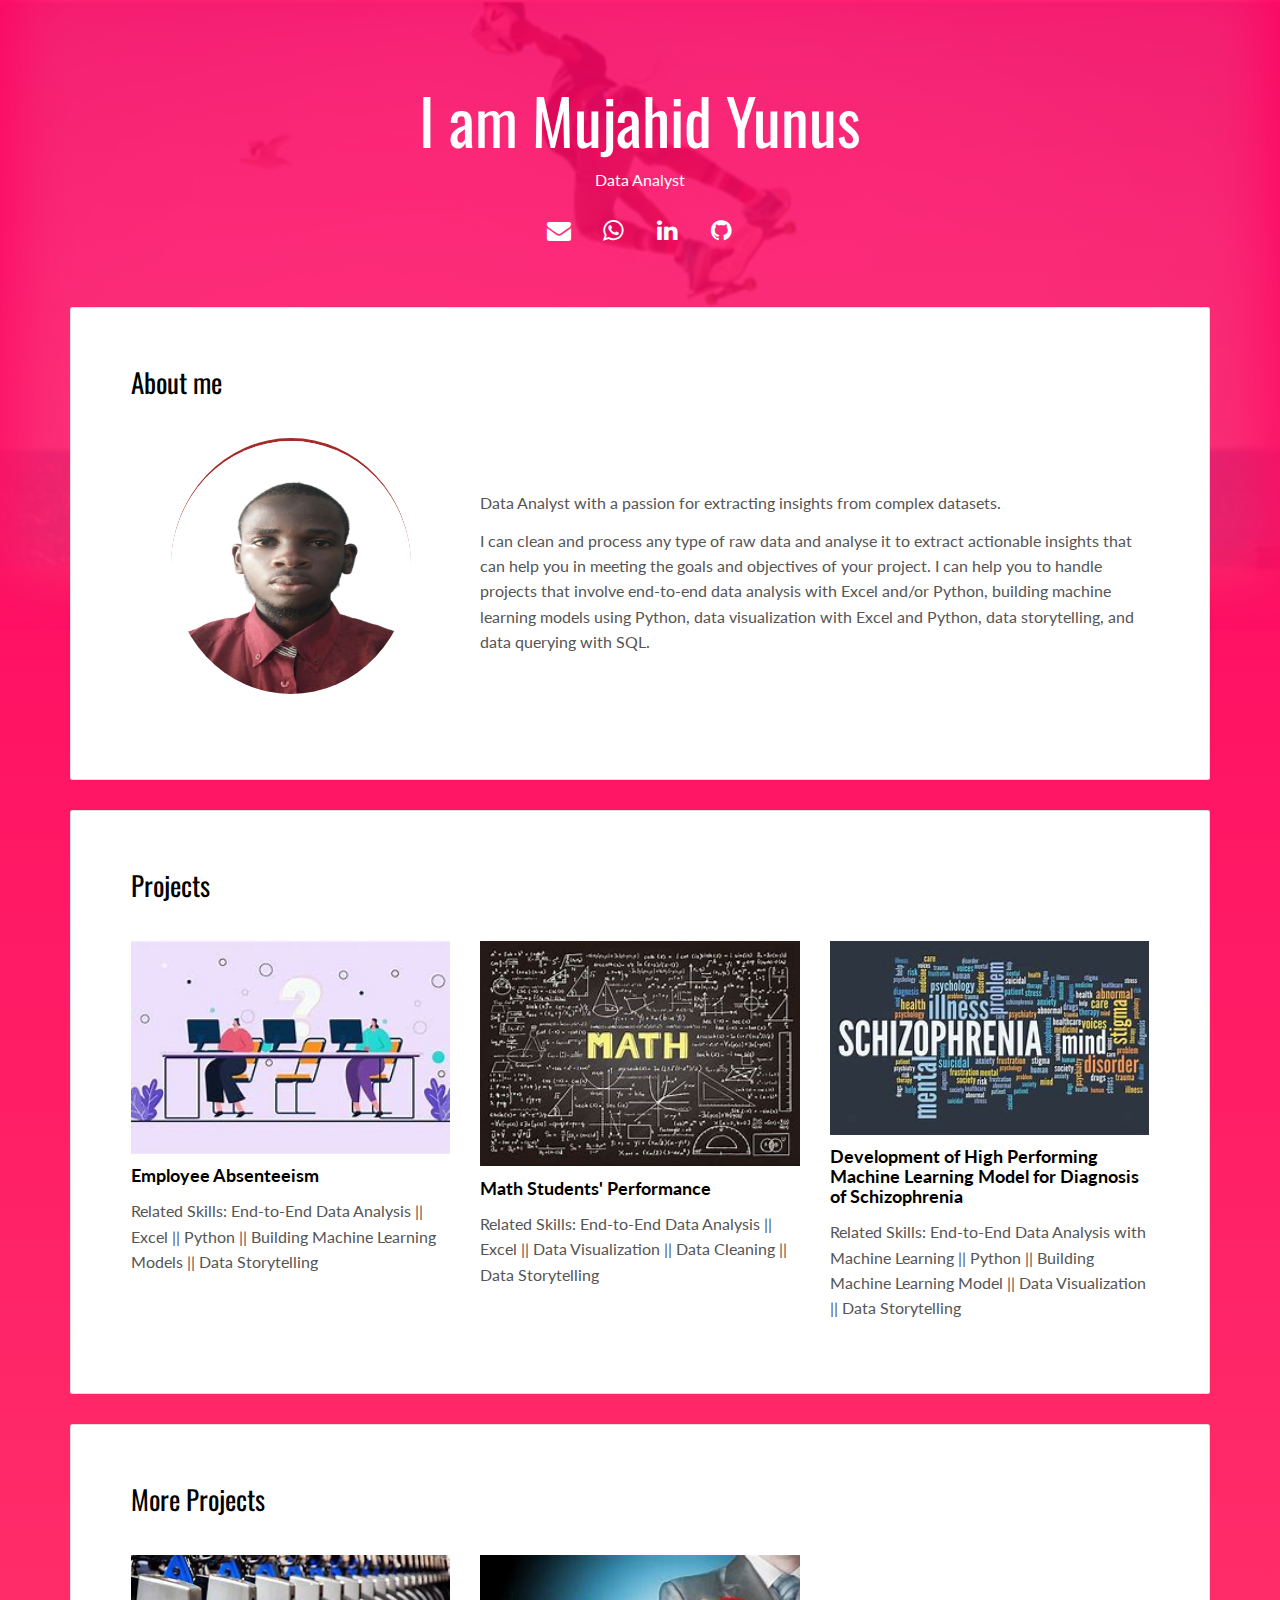
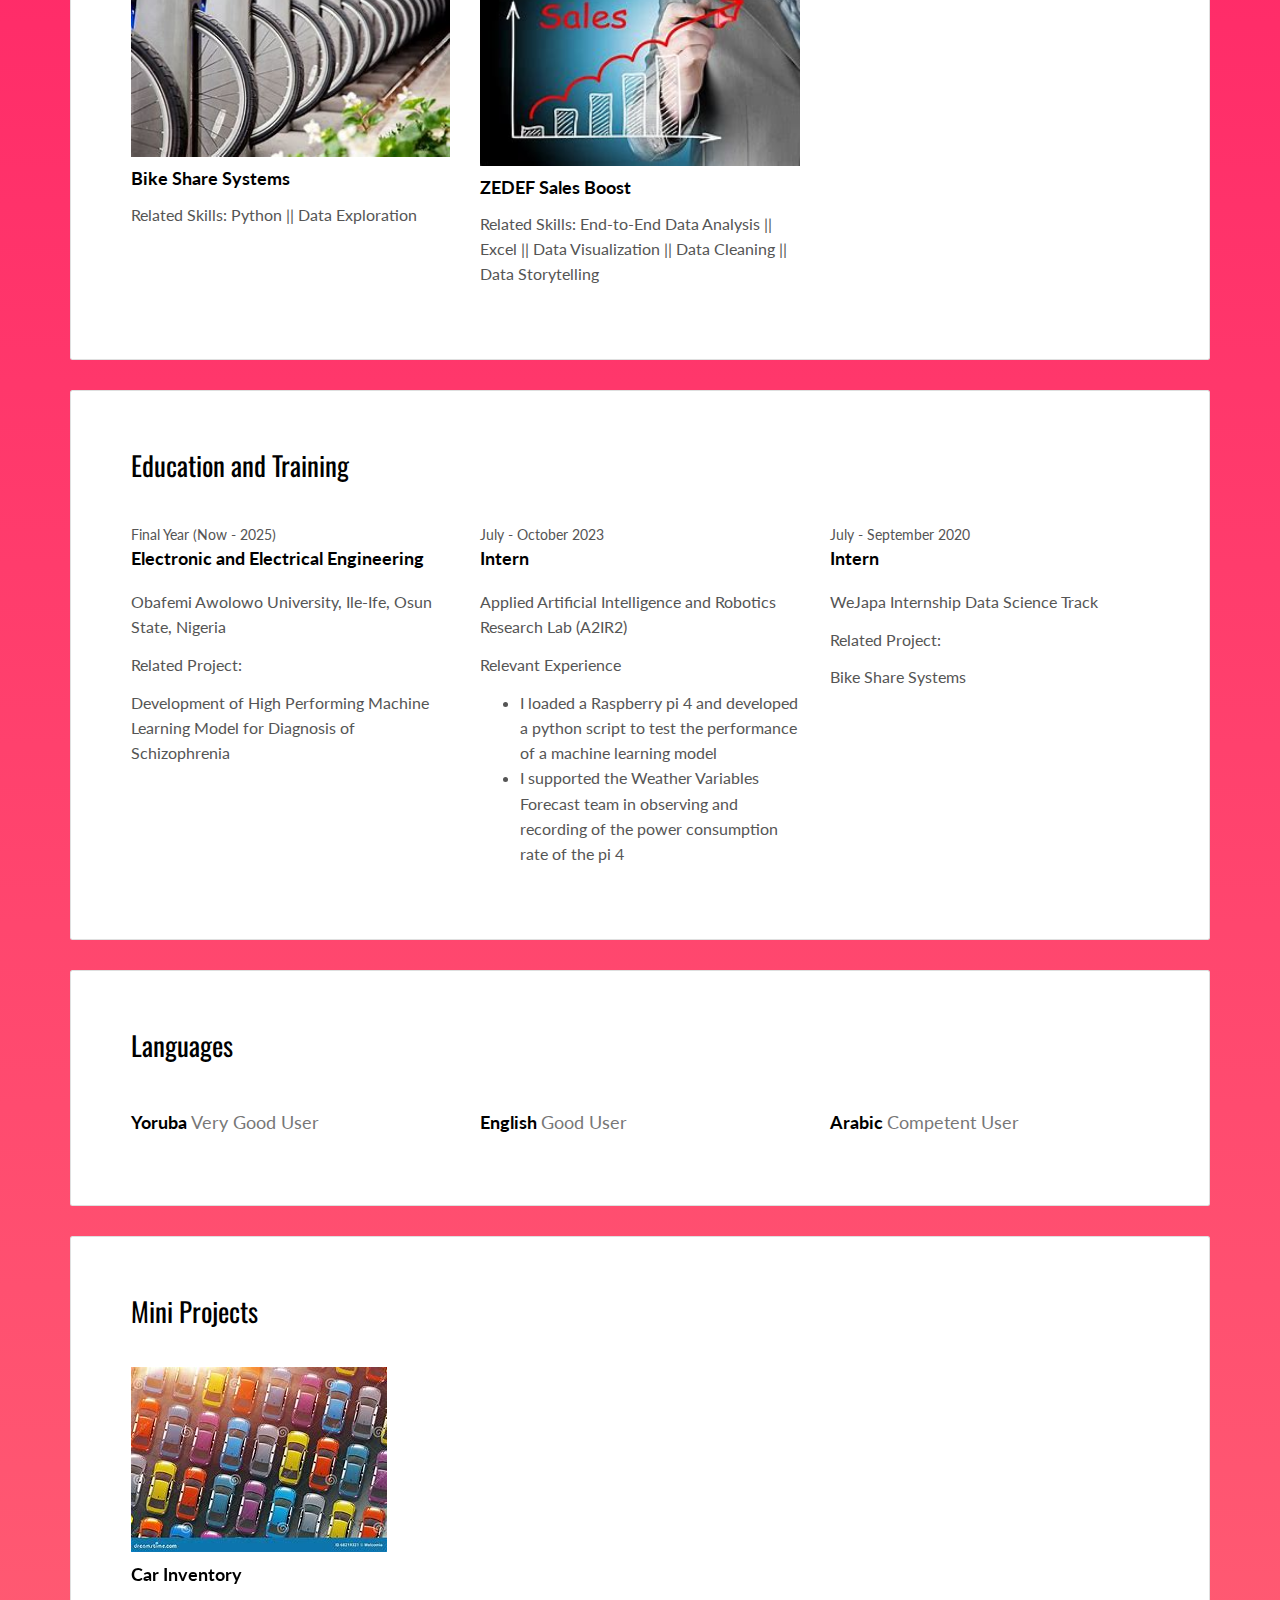
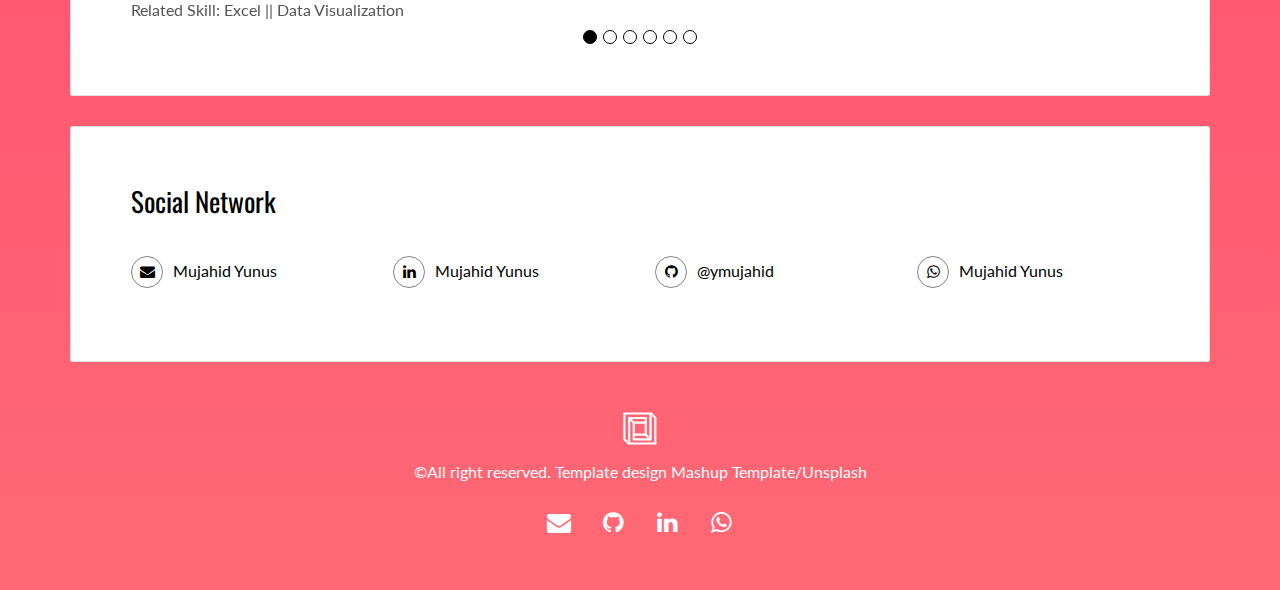
<file: index.html>
<!DOCTYPE html>
<html lang="en">

<head>
  <meta charset="UTF-8">
  <meta content="IE=edge" http-equiv="X-UA-Compatible">
  <meta content="width=device-width,initial-scale=1" name="viewport">
  <meta content="description" name="description">
  <meta name="google" content="notranslate" />
  <meta content="Mashup templates have been developped by Orson.io team" name="author">

  <!-- Disable tap highlight on IE -->
  <meta name="msapplication-tap-highlight" content="no">

  <link rel="apple-touch-icon" sizes="180x180" href="./assets/apple-icon-180x180.png">
  <!-- <link href="assets/favicon.ico" rel="icon"> -->
  <link rel="icon" href="https://img.icons8.com/flat_round/64/000000/home--v1.png">

  <title>Welcome!</title>

<link href="main.d8e0d294.css" rel="stylesheet"></head>

<body class="">

<!-- Add your content of header -->
<div class="background-color-layer" style="background-image: url('assets/images/img-04.jpg')"
></div>
<main class="content-wrapper">
  <header class="white-text-container section-container">
    <div class="text-center">
      <h1>I am Mujahid Yunus</h1>
      <p>Data Analyst</p>
      <p>
        <a class="fa-icon fa-icon-2x" href="mailto:yunusmujahid5@gmail.com" title="Mail Me">
          <i class="fa fa-envelope" aria-hidden="true"></i>
        </a>
        <!-- <a class="fa-icon fa-icon-2x" href="https://twitter.com/yunus_mujahid" title="">
          <i class="fa fa-twitter"></i>
        </a> -->
        <a class="fa-icon fa-icon-2x" href="https://wa.me/+2348140990678" title="">
          <i class="fa fa-whatsapp" aria-hidden="true"></i>
        </a>
        <a class="fa-icon fa-icon-2x" href="https://linkedin.com/in/mujahidyunus" title="">
          <i class="fa fa-linkedin"></i>
        </a>
        <a class="fa-icon fa-icon-2x" href="https://github.com/ymujahid" title="">
          <i class="fa fa-github" aria-hidden="true"></i>
        </a>
      </p>
    </div>
  </header>



<!-- Add your site or app content here -->

 <div class="container">
   <div class="row">
     <div class="col-xs-12">

        <div class="card">
          <div class="card-block">
            <h2>About me</h2>
            <div class="row">
              <div class="col-md-4">
                <p style="display: inline; border-radius: 100%;"><img src="assets/images/mujahid_passport.jpg" class="img-responsive" style="border-top: solid brown; border-radius: 100%; height: 16em; width: 15em; margin: 0 auto;" alt="Image of Mujahid Yunus"></p>
              </div>
              <div class="col-md-8" style="margin: 5% 0;">

              <p>Data Analyst with a passion for extracting insights from complex datasets. </p>
              <p>I can clean and process any type of raw data and analyse it to extract actionable insights that can help you in meeting the goals and objectives of your project. 
                I can help you to handle projects that involve end-to-end data analysis with Excel and/or Python, 
                building machine learning models using Python, data visualization with Excel and Python, data storytelling, and data querying with SQL.</p>

              </div>
            </div>
          </div>
        </div>

        <div class="card">
          <div class="card-block">
            <h2>Projects</h2>
            <div class="row">
              <div class="col-md-4">
                <img src="./assets/images/absent-employee.jpg" class="img-responsive" style="width: 100%;" alt="">
                <a href="https://github.com/ymujahid/employee_absenteeism"><h3 class="h5">Employee Absenteeism</h3></a>
                <p>Related Skills: End-to-End Data Analysis || Excel || Python || Building Machine Learning Models || Data Storytelling </p>
                <!-- <p>June 2023</p> -->
              </div>
              <div class="col-md-4">
                <img src="./assets/images/math.jpg" class="img-responsive" style="width: 100%;" alt="">
                <a href="https://github.com/ymujahid/math_students_performance"><h3 class="h5">Math Students' Performance</h3></a>
                <p>Related Skills: End-to-End Data Analysis || Excel || Data Visualization || Data Cleaning || Data Storytelling </p>
                <!-- <p>March 2021</p> -->
              </div>
              <div class="col-md-4">
                <img src="./assets/images/schizophrenia.jpg" class="img-responsive" style="width: 100%;" alt="">
                <a href="https://github.com/ymujahid/Schizophrenia-Diagnosis-with-ML/"><h3 class="h5">Development of High Performing Machine Learning Model for Diagnosis of Schizophrenia</h3></a>
                <p>Related Skills: End-to-End Data Analysis with Machine Learning || Python || Building Machine Learning Model || Data Visualization || Data Storytelling </p>
                <!-- <p>January 2023</p> -->
              </div>
            </div>
          </div>
        </div>

        <!-- More Projects -->
        <div class="card">
          <div class="card-block">
            <h2>More Projects</h2>
            <div class="row">
              <!-- <div class="col-md-4"> -->
                <!-- <img src="./assets/images/absent-employee.jpg" class="img-responsive" style="width: 100%;" alt=""> -->
                <!-- <a href="https://github.com/ymujahid/employee_absenteeism"><h3 class="h5">Employee Absenteeism<h3></a> -->
                <!-- <p>June 2023</p> -->
              <!-- </div> -->
              <div class="col-md-4">
                <img src="./assets/images/bikes.jpg" class="img-responsive" style="width: 100%;" alt="">
                <a href="https://github.com/ymujahid/Capstone-Proejct"><h3 class="h5">Bike Share Systems</h3></a>
                <p>Related Skills: Python || Data Exploration</p>
                <!-- <p>March 2021</p> -->
              </div>
              <div class="col-md-4">
                <img src="./assets/images/sales_2.jpg" class="img-responsive" style="width: 100%;" alt="">
                <a href="https://github.com/ymujahid/ZEDEF_Sales_Boost"><h3 class="h5">ZEDEF Sales Boost</h3></a>
                <p>Related Skills: End-to-End Data Analysis || Excel || Data Visualization || Data Cleaning || Data Storytelling </p>
                <!-- <p>January 2023</p> -->
              </div>
            </div>
          </div>
        </div>

        <!-- <div class="card">
          <div class="card-block">
            <h2>Work</h2>
            <div class="work-experience">
              <small class="date">2017-2015</small>
              <h3 class="h5 date-title">Web developer - <a href="http://en.orson.io" title="Create professionnal website">Orson.io</a></h3>


              <p>Leo vel orci porta non pulvinar neque laoreet suspendisse interdum. Vitae ultricies leo integer malesuada nunc. Imperdiet proin fermentum leo vel orci porta non pulvinar neque. Fermentum leo vel orci porta non. Posuere sollicitudin aliquam ultrices sagittis. Aliquam faucibus purus in massa tempor nec.</p>
            </div>

            <div class="work-experience">
              <small class="date">2017-2015</small>
              <h3 class="h5 date-title">Web developer - <a href="http://mashup-template.com" title="">Mashup Template</a></h3>

              <p>Fermentum leo vel orci porta non. Posuere sollicitudin aliquam ultrices sagittis. Aliquam faucibus purus in massa tempor nec.</p>
            </div>
          </div>
        </div> -->


        <div class="card">
          <div class="card-block">
            <h2>Education and Training</h2>
            <div class="row">
              <div class="col-md-4">
                <div class="education-experience">
                  <small class="date">Final Year (Now - 2025)</small>
                  <h3 class="h5 date-title">Electronic and Electrical Engineering</h3>
                  <p>Obafemi Awolowo University, Ile-Ife, Osun State, Nigeria</p>
                  <p>Related Project:</p>
                  <a href="https://github.com/ymujahid/Schizophrenia-Diagnosis-with-ML/"><p style="color:#555;">Development of High Performing Machine Learning Model for Diagnosis of Schizophrenia</p></a>
                </div>

              </div>
              <div class="col-md-4">
                <div class="education-experience">
                  <small class="date">July - October 2023</small>
                  <h3 class="h5 date-title">Intern</h3>
                  <p>Applied Artificial Intelligence and Robotics Research Lab (A2IR2)</p>
                  <p>Relevant Experience</p>
                  <ul>
                    <li>I loaded a Raspberry pi 4 and developed a python script to test the performance of a machine learning model</li>
                    <li>I supported the Weather Variables Forecast team in observing and recording of the power consumption rate of the pi 4</li>
                  </ul>
                </div>
              </div>
              <div class="col-md-4">
                <div class="education-experience">
                  <small class="date">July - September 2020</small>
                  <h3 class="h5 date-title">Intern</h3>
                  <p>WeJapa Internship Data Science Track</p>
                  <p>Related Project: <a href="https://github.com/ymujahid/Capstone-Proejct" style="color: #555;"><p>Bike Share Systems</p></a></p>
                </div>
              </div>
            </div>
          </div>
        </div>

        <div class="card">
          <div class="card-block">
            <h2>Languages</h2>
            <div class="row">
              <div class="col-md-4">
                <div class="language-experience">
                  <h3 class="h5">Yoruba     <small>Very Good User</small></h3>
                </div>
              </div>
              <div class="col-md-4">
                <div class="language-experience">
                  <h3 class="h5">English    <small>Good User</small></h3>
                </div>
              </div>
              <div class="col-md-4">
                <div class="language-experience">
                  <h3 class="h5">Arabic     <small>Competent User</small></h3>
                </div>
              </div>
              <!-- <div class="col-md-4">
                <div class="language-experience">
                  <h3 class="h5">French     <small>Beginner</small></h3>
                </div>
              </div> -->
            </div>
          </div>
        </div>

        <!-- Slides Section -->
        <div class="card">
          <div class="card-block">
            <h2>Mini Projects</h2>
            <div id="carousel-example-generic" class="carousel slide" data-ride="carousel">


             <!-- Wrapper for slides -->
             <div class="carousel-inner" role="listbox">
              <div class="item active">
                <a href="https://docs.google.com/spreadsheets/d/1VOrrgjBtzVJmngTCtzRO5DFO9LbKLFkk/edit?usp=drive_link&ouid=100765527569012299868&rtpof=true&sd=true"><img src="./assets/images/car_inventory.jpg" class="img-responsive" alt="..."></a>
                <div class="carousel-caption">
                  <h3 class="h5">Car Inventory</h3>
                  <p>Related Skill: Excel || Data Visualization</p>
                </div>
              </div>
              <div class="item">
                <a href="https://docs.google.com/spreadsheets/d/1VbyarrubZTz6lIjBN9u5HPyhwtxvWS-W/edit?usp=drive_link&ouid=100765527569012299868&rtpof=true&sd=true"><img src="./assets/images/sales_mini.jpg" class="img-responsive" alt="..."></a>
                <div class="carousel-caption">
                  <h3 class="h5">Sales Data</h3>
                  <p>Related Skill: Excel || Data Visualization</p>
                </div>
              </div>

              <div class="item">
                <a href="https://docs.google.com/spreadsheets/d/1Aam1U-qSD8H5VWPEmUzPgPKGYPTrxiuj/edit?usp=drive_link&ouid=100765527569012299868&rtpof=true&sd=true"><img src="./assets/images/grades.jpg" class="img-responsive" alt="..."></a>

                <div class="carousel-caption">
                  <h3 class="h5">Gradebook</h3>
                  <p>Related Skill: Excel || Data Visualization</p>
                </div>
              </div>

              <div class="item">
                <a href="https://docs.google.com/spreadsheets/d/10c6poSFNE8VOyKwq9FY1mi056tRgHAT2/edit?usp=drive_link&ouid=100765527569012299868&rtpof=true&sd=true"><img src="./assets/images/payroll.jpg" class="img-responsive" alt="..."></a>

                <div class="carousel-caption">
                  <h3 class="h5">Payroll</h3>
                  <p>Related Skill: Excel</p>
                </div>
              </div>

              <div class="item">
                <a href="https://docs.google.com/spreadsheets/d/1pVO0yrY9fK3W1rDTeIoOVWbnv9IEUk7A/edit?usp=drive_link&ouid=100765527569012299868&rtpof=true&sd=true"><img src="./assets/images/stationary_stores.jpg" class="img-responsive" alt="..."></a>

                <div class="carousel-caption">
                  <h3 class="h5">Stationary Store Choice</h3>
                  <p>Related Skill: Excel || Data Visualization</p>
                </div>
              </div>

              <div class="item">
                <a href="https://docs.google.com/spreadsheets/d/1KAsGFAu64vj5rTa_bkK1MD3sRO_wvbdi/edit?usp=drive_link&ouid=100765527569012299868&rtpof=true&sd=true"><img src="./assets/images/vacation.jpg" class="img-responsive" alt="..."></a>

                <div class="carousel-caption">
                  <h3 class="h5">Vacation Trip Choice</h3>
                  <p>Related Skill: Excel || Data Visualization</p>
                </div>
              </div>
            </div>

            <!-- Indicators -->
            <ol class="carousel-indicators">
              <li data-target="#carousel-example-generic" data-slide-to="0" class="active"></li>
              <li data-target="#carousel-example-generic" data-slide-to="1"></li>
              <li data-target="#carousel-example-generic" data-slide-to="2"></li>
              <li data-target="#carousel-example-generic" data-slide-to="3"></li>
              <li data-target="#carousel-example-generic" data-slide-to="4"></li>
              <li data-target="#carousel-example-generic" data-slide-to="5"></li>
            </ol>

          </div>
          </div>
        </div>

        <div class="card">
          <div class="card-block">
            <h2>Social Network</h2>
            <div class="row">
              <div class="col-md-3">
                <p class="social-buttons"><a href="mailto:yunusmujahid5@gmail.com" title=""><span class="social-round-icon fa-icon"><i class="fa fa-envelope"></i></span>Mujahid Yunus</a></p>
              </div>
              <div class="col-md-3">
                <p class="social-buttons"><a href="https://www.linkedin.com/in/mujahidyunus" title=""><span class="social-round-icon fa-icon"><i class="fa fa-linkedin"></i></span>Mujahid Yunus</a></p>
              </div>
              <div class="col-md-3">
                <p class="social-buttons"><a href="https://github.com/ymujahid" title=""><span class="social-round-icon fa-icon"><i class="fa fa-github" aria-hidden="true"></i></span>@ymujahid</a></p>
              </div>
              <div class="col-md-3">
                <p class="social-buttons"><a href="https://wa.me/+2348140990678" title=""><span class="social-round-icon fa-icon"><i class="fa fa-whatsapp" aria-hidden="true"></i></span>Mujahid Yunus</a></p>
              </div>
            </div>
          </div>
        </div>

        <!-- <div class="card">
          <div class="card-block">
            <h2>Contact</h2>
            <form method="post" action="" class="reveal-content" >
              <div class="form-group">
                <input type="email" class="form-control" id="email" placeholder="Email">
              </div>
              <div class="form-group">
                <input type="text" class="form-control" id="subject" placeholder="Subject">
              </div>
              <div class="form-group">
                <textarea class="form-control" rows="5" placeholder="Enter your message"></textarea>
              </div>
              <div class="form-group">
                <button type="submit" class=" btn btn-primary">Send message</button>
              </div>
            </form>
          </div>
        </div> -->

     </div>
   </div>
 </div>

</main>
<footer class="footer-container white-text-container text-center">
  <div class="container">
    <div class="row">
      <div class="col-xs-12">
        <p><img src="./assets/images/mashup-icon.svg" alt=""></p>

        <p>©All right reserved. Template design <a href="http://www.mashup-template.com/" title="Create website with free html template">Mashup Template</a>/<a href="https://unsplash.com/" title="Beautiful Free Images">Unsplash</a></p>
        <p>
          <!-- <a class="fa-icon fa-icon-2x" href="https://facebook.com/yunus.mujahid" title="">
            <i class="fa fa-facebook"></i> -->
          </a>
          <a class="fa-icon fa-icon-2x" href="mailto:yunusmujahid5@gmail.com" title="">
            <i class="fa fa-envelope"></i>
          </a>
          <a class="fa-icon fa-icon-2x" href="https://github.com/ymujahid" title="">
            <i class="fa fa-github" aria-hidden="true"></i>
          </a>
          <a class="fa-icon fa-icon-2x" href="https://www.linkedin.com/in/mujahidyunus" title="">
            <i class="fa fa-linkedin"></i>
          </a>
          <!-- <a class="fa-icon fa-icon-2x" href="https://mailto:olalekan.mujahid@gmail.com/" title="">
            <i class="fa fa-envelope" aria-hidden="true"></i>
          </a> -->
          <a class="fa-icon fa-icon-2x" href="https://wa.me/+2348140990678" title="">
            <i class="fa fa-whatsapp" aria-hidden="true"></i>
          </a>
        </p>
      </div>
    </div>
  </div>
</footer>

<script>
  document.addEventListener("DOMContentLoaded", function (event) {
     scrollRevelation('.card');
  });
</script>
<!-- Google Analytics: change UA-XXXXX-X to be your site's ID

<script>
  (function (i, s, o, g, r, a, m) {
    i['GoogleAnalyticsObject'] = r; i[r] = i[r] || function () {
      (i[r].q = i[r].q || []).push(arguments)
    }, i[r].l = 1 * new Date(); a = s.createElement(o),
      m = s.getElementsByTagName(o)[0]; a.async = 1; a.src = g; m.parentNode.insertBefore(a, m)
  })(window, document, 'script', '//www.google-analytics.com/analytics.js', 'ga');
  ga('create', 'UA-XXXXX-X', 'auto');
  ga('send', 'pageview');
</script>

--><script type="text/javascript" src="./main.bc58148c.js"></script></body>

</html>
</file>
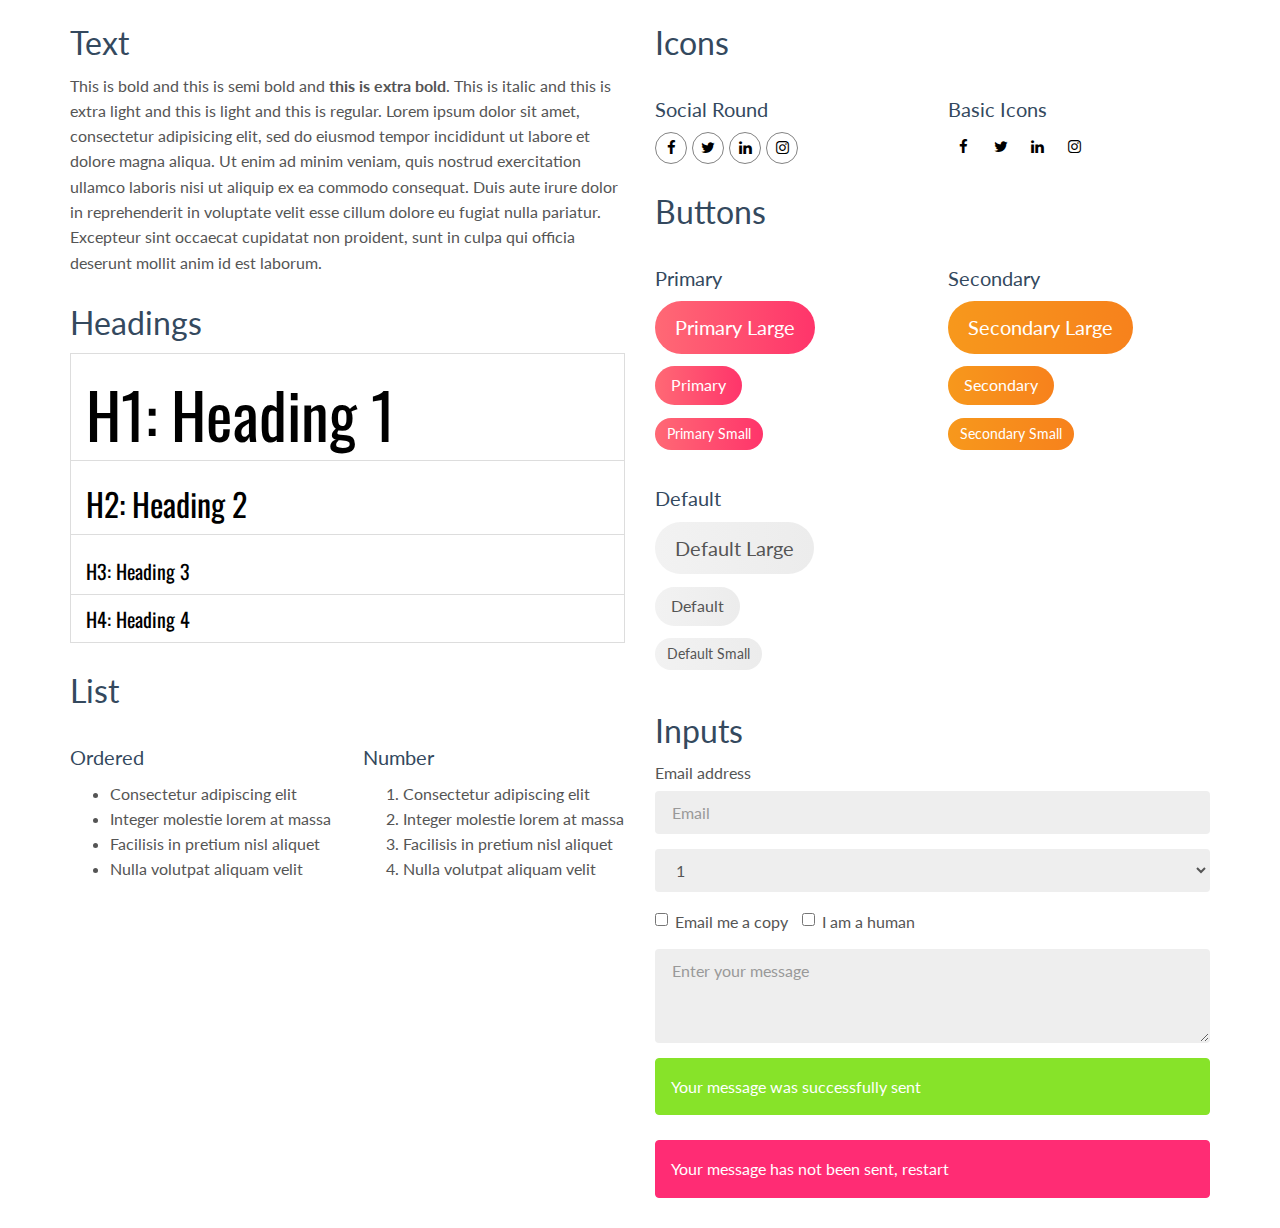
<file: components.html>
<!DOCTYPE html>
<html lang="en">

<head>
  <meta charset="UTF-8">
  <meta content="IE=edge" http-equiv="X-UA-Compatible">
  <meta content="width=device-width,initial-scale=1" name="viewport">
  <meta content="description" name="description">
  <meta name="google" content="notranslate" />
  <meta content="Mashup templates have been developped by Orson.io team" name="author">

  <!-- Disable tap highlight on IE -->
  <meta name="msapplication-tap-highlight" content="no">
  
  <link rel="apple-touch-icon" sizes="180x180" href="./assets/apple-icon-180x180.png">
  <link href="./assets/favicon.ico" rel="icon">

  <title>Title page</title>  

<link href="./main.d8e0d294.css" rel="stylesheet"></head>

<body class="white">


<!-- Add your site or app content here -->
  <div class="container">
    <div class="row">
      <div class="col-xs-12 col-md-6">

        <div class="template-example">
          <h2 class="template-title-example">Text</h2>
          <p>This is bold and this is semi bold and <b>this is extra bold</b>. This is italic and this is extra light and this is light
          and this is regular. Lorem ipsum dolor sit amet, consectetur adipisicing elit, sed do eiusmod
          tempor incididunt ut labore et dolore magna aliqua. Ut enim ad minim veniam,
          quis nostrud exercitation ullamco laboris nisi ut aliquip ex ea commodo
          consequat. Duis aute irure dolor in reprehenderit in voluptate velit esse
          cillum dolore eu fugiat nulla pariatur. Excepteur sint occaecat cupidatat non
          proident, sunt in culpa qui officia deserunt mollit anim id est laborum.
          </p>
        </div>

        <div class="template-example">
          <h2 class="template-title-example">Headings</h2>
          
          <table class="table table-bordered">
            <tr><td><h1>H1: Heading 1</h1></td></tr>
            <tr><td><h2>H2: Heading 2</h2></td></tr>
            <tr><td><h3>H3: Heading 3</h3></td></tr>
            <tr><td><h4>H4: Heading 4</h4></td></tr>
          </table>
          
        </div>

        
        <div class="template-example">
          <h2 class="template-title-example">List</h2>
          <div class="row">
            <div class="col-md-6">
              <h3 class="template-title-example">Ordered</h3>
              <ul>
                <li>Consectetur adipiscing elit</li>
                <li>Integer molestie lorem at massa</li>
                <li>Facilisis in pretium nisl aliquet</li>
                <li>Nulla volutpat aliquam velit</li>
              </ul>
            </div>
            <div class="col-md-6">
              <h3 class="template-title-example">Number</h3>
              <ol>
                <li>Consectetur adipiscing elit</li>
                <li>Integer molestie lorem at massa</li>
                <li>Facilisis in pretium nisl aliquet</li>
                <li>Nulla volutpat aliquam velit</li>
              </ol>
            </div>
          </div>
        </div>
        
      </div>

      <div class="col-xs-12 col-md-6">
        <div class="template-example">
          <h2 class="template-title-example">Icons</h2>
          
          <div class="row">
            <div class="col-md-6">
              <h3 class="template-title-example">Social Round</h2>
              <ul class="list-icons">
                <li>
                  <a href="" class="social-round-icon fa-icon">
                    <i class="fa fa-facebook"></i>
                  </a>
                </li>
                <li>
                  <a href="" class="social-round-icon fa-icon">
                    <i class="fa fa-twitter"></i>
                  </a>
                </li>
                <li>
                  <a href="" class="social-round-icon fa-icon">
                    <i class="fa fa-linkedin"></i>
                  </a>
                </li>
                <li>
                  <a href="" class="social-round-icon fa-icon">
                    <i class="fa fa-instagram"></i>
                  </a>
                </li>
              </ul>
            </div>
            <div class="col-md-6">
               <h3 class="template-title-example">Basic Icons</h2>
                <ul class="list-icons">
                  <li>
                    <span class="fa-icon">
                      <i class="fa fa-facebook"></i>
                    </span>
                  </li>
                  <li>
                    <span class="fa-icon">
                      <i class="fa fa-twitter"></i>
                    </span>
                  </li>
                  <li>
                    <span class="fa-icon">
                      <i class="fa fa-linkedin"></i>
                    </span>
                  </li>
                  <li>
                    <span class="fa-icon">
                      <i class="fa fa-instagram"></i>
                    </span>
                  </li>
                </ul>
            </div>

          </div>


          


        </div>

        <div class="template-example">
          <h2 class="template-title-example">Buttons</h2>
          <div class="row">
            <div class="col-md-6">
              <h3 class="template-title-example">Primary</h2>
              <div class="row">
                  <div class="col-md-6">
                  <p><a href="" class="btn btn-primary btn-lg">Primary Large</a></p>
                  <p><a href="" class="btn btn-primary">Primary </a></p>
                  <p><a href="" class="btn btn-primary btn-sm">Primary Small</a></p>
                </div>
              </div>

              <h3 class="template-title-example">Default</h2>
              <div class="row">
                  <div class="col-md-6">
                  <p><a href="" class="btn btn-default btn-lg">Default Large</a></p>
                  <p><a href="" class="btn btn-default">Default </a></p>
                  <p><a href="" class="btn btn-default btn-sm">Default Small</a></p>
                </div>
              </div>

            </div>

            <div class="col-md-6">
              <h3 class="template-title-example">Secondary</h2>
              <div class="row">
                  <div class="col-md-6">
                  <p><a href="" class="btn btn-info btn-lg">Secondary Large</a></p>
                  <p><a href="" class="btn btn-info">Secondary </a></p>
                  <p><a href="" class="btn btn-info btn-sm">Secondary Small</a></p>
                </div>
              </div>
            </div>
          </div>
        </div>
        
        <div class="template-example">
          <h2 class="template-title-example">Inputs</h2>

            <div class="form-group">
              <label for="exampleInputEmail1">Email address</label>
              <input type="email" class="form-control" id="exampleInputEmail1" placeholder="Email">
            </div>

            <div class="form-group">
              <select class="form-control">
                <option>1</option>
                <option>2</option>
                <option>3</option>
                <option>4</option>
                <option>5</option>
              </select>
            </div>

            <div class="form-group">
              <label class="checkbox-inline">
                <input 
                type="checkbox" id="inlineCheckbox1" value="option1"> Email me a copy
              </label>
              <label class="checkbox-inline">
                <input type="checkbox" id="inlineCheckbox2" value="option2"> I am a human
              </label>
            </div>

            <div class="form-group">
              <textarea class="form-control" rows="3" placeholder="Enter your message"></textarea>
            </div>
            
            <div class="alert alert-success" role="alert">Your message was successfully sent</div>
            <div class="alert alert-danger" role="alert">Your message has not been sent, restart</div>
        </div>




      </div>
    </div>
  </div>

<script type="text/javascript" src="./main.bc58148c.js"></script>
</file>
<file: main.d8e0d294.css>
@import url(https://fonts.googleapis.com/css?family=Lato:400,700|Oswald);@import url(https://maxcdn.bootstrapcdn.com/font-awesome/4.7.0/css/font-awesome.min.css);/*!
 * Bootstrap v3.3.7 (http://getbootstrap.com)
 * Copyright 2011-2016 Twitter, Inc.
 * Licensed under MIT (https://github.com/twbs/bootstrap/blob/master/LICENSE)
 */
/*! normalize.css v3.0.3 | MIT License | github.com/necolas/normalize.css */html{font-family:sans-serif;-ms-text-size-adjust:100%;-webkit-text-size-adjust:100%}body{margin:0}article,aside,details,figcaption,figure,footer,header,hgroup,main,menu,nav,section,summary{display:block}audio,canvas,progress,video{display:inline-block;vertical-align:baseline}audio:not([controls]){display:none;height:0}[hidden],template{display:none}a{background-color:transparent}a:active,a:hover{outline:0}abbr[title]{border-bottom:1px dotted}b,strong{font-weight:700}dfn{font-style:italic}h1{font-size:2em;margin:.67em 0}mark{background:#ff0;color:#000}small{font-size:80%}sub,sup{font-size:75%;line-height:0;position:relative;vertical-align:baseline}sup{top:-.5em}sub{bottom:-.25em}img{border:0}svg:not(:root){overflow:hidden}figure{margin:1em 40px}hr{box-sizing:content-box;height:0}pre{overflow:auto}code,kbd,pre,samp{font-family:monospace,monospace;font-size:1em}button,input,optgroup,select,textarea{color:inherit;font:inherit;margin:0}button{overflow:visible}button,select{text-transform:none}button,html input[type=button],input[type=reset],input[type=submit]{-webkit-appearance:button;cursor:pointer}button[disabled],html input[disabled]{cursor:default}button::-moz-focus-inner,input::-moz-focus-inner{border:0;padding:0}input{line-height:normal}input[type=checkbox],input[type=radio]{box-sizing:border-box;padding:0}input[type=number]::-webkit-inner-spin-button,input[type=number]::-webkit-outer-spin-button{height:auto}input[type=search]{-webkit-appearance:textfield;box-sizing:content-box}input[type=search]::-webkit-search-cancel-button,input[type=search]::-webkit-search-decoration{-webkit-appearance:none}fieldset{border:1px solid silver;margin:0 2px;padding:.35em .625em .75em}textarea{overflow:auto}optgroup{font-weight:700}table{border-collapse:collapse;border-spacing:0}td,th{padding:0}

/*! Source: https://github.com/h5bp/html5-boilerplate/blob/master/src/css/main.css */@media print{*,:after,:before{background:transparent!important;color:#000!important;box-shadow:none!important;text-shadow:none!important}a,a:visited{text-decoration:underline}a[href]:after{content:" (" attr(href) ")"}abbr[title]:after{content:" (" attr(title) ")"}a[href^="#"]:after,a[href^="javascript:"]:after{content:""}blockquote,pre{border:1px solid #999;page-break-inside:avoid}thead{display:table-header-group}img,tr{page-break-inside:avoid}img{max-width:100%!important}h2,h3,p{orphans:3;widows:3}h2,h3{page-break-after:avoid}.navbar{display:none}.btn>.caret,.dropup>.btn>.caret{border-top-color:#000!important}.label{border:1px solid #000}.table{border-collapse:collapse!important}.table td,.table th{background-color:#fff!important}.table-bordered td,.table-bordered th{border:1px solid #ddd!important}}*,:after,:before{-webkit-box-sizing:border-box;-moz-box-sizing:border-box;box-sizing:border-box}html{font-size:10px;-webkit-tap-highlight-color:transparent}body{font-family:Lato,Helvetica,Arial,sans-serif;font-size:16px;line-height:1.58;color:#555;background-color:#fff}button,input,select,textarea{font-family:inherit;font-size:inherit;line-height:inherit}a{color:#ff0060;text-decoration:none}a:focus,a:hover{color:#b30043;text-decoration:underline}a:focus{outline:5px auto -webkit-focus-ring-color;outline-offset:-2px}figure{margin:0}img{vertical-align:middle}.img-responsive{display:block;max-width:100%;height:auto}.img-rounded{border-radius:6px}.img-thumbnail{padding:4px;line-height:1.58;background-color:#fff;border:1px solid #ddd;border-radius:4px;-webkit-transition:all .2s ease-in-out;-o-transition:all .2s ease-in-out;transition:all .2s ease-in-out;display:inline-block;max-width:100%;height:auto}.img-circle{border-radius:50%}hr{margin-top:25px;margin-bottom:25px;border:0;border-top:1px solid #eee}.sr-only{position:absolute;width:1px;height:1px;margin:-1px;padding:0;overflow:hidden;clip:rect(0,0,0,0);border:0}.sr-only-focusable:active,.sr-only-focusable:focus{position:static;width:auto;height:auto;margin:0;overflow:visible;clip:auto}[role=button]{cursor:pointer}.h1,.h2,.h3,.h4,.h5,.h6,h1,h2,h3,h4,h5,h6{font-family:Oswald,Helvetica,Arial,sans-serif;font-weight:400;line-height:1.1;color:#000}.h1 .small,.h1 small,.h2 .small,.h2 small,.h3 .small,.h3 small,.h4 .small,.h4 small,.h5 .small,.h5 small,.h6 .small,.h6 small,h1 .small,h1 small,h2 .small,h2 small,h3 .small,h3 small,h4 .small,h4 small,h5 .small,h5 small,h6 .small,h6 small{font-weight:400;line-height:1;color:#777}.h1,.h2,.h3,h1,h2,h3{margin-top:25px;margin-bottom:12.5px}.h1 .small,.h1 small,.h2 .small,.h2 small,.h3 .small,.h3 small,h1 .small,h1 small,h2 .small,h2 small,h3 .small,h3 small{font-size:65%}.h4,.h5,.h6,h4,h5,h6{margin-top:12.5px;margin-bottom:12.5px}.h4 .small,.h4 small,.h5 .small,.h5 small,.h6 .small,.h6 small,h4 .small,h4 small,h5 .small,h5 small,h6 .small,h6 small{font-size:75%}.h1,h1{font-size:63px}.h2,h2{font-size:27px}.h3,.h4,h3,h4{font-size:20px}.h5,h5{font-size:18px}.h6,h6{font-size:14px}p{margin:0 0 12.5px}.lead{margin-bottom:25px;font-size:18px;font-weight:300;line-height:1.4}@media (min-width:768px){.lead{font-size:24px}}.small,small{font-size:87%}.mark,mark{background-color:#fcf8e3;padding:.2em}.text-left{text-align:left}.text-right{text-align:right}.text-center{text-align:center}.text-justify{text-align:justify}.text-nowrap{white-space:nowrap}.text-lowercase{text-transform:lowercase}.initialism,.text-uppercase{text-transform:uppercase}.text-capitalize{text-transform:capitalize}.text-muted{color:#777}.text-primary{color:#ff0060}a.text-primary:focus,a.text-primary:hover{color:#cc004d}.text-success{color:#fff}a.text-success:focus,a.text-success:hover{color:#e6e6e6}.text-info{color:#31708f}a.text-info:focus,a.text-info:hover{color:#245269}.text-warning{color:#8a6d3b}a.text-warning:focus,a.text-warning:hover{color:#66512c}.text-danger{color:#fff}a.text-danger:focus,a.text-danger:hover{color:#e6e6e6}.bg-primary{color:#fff;background-color:#ff0060}a.bg-primary:focus,a.bg-primary:hover{background-color:#cc004d}.bg-success{background-color:#87e329}a.bg-success:focus,a.bg-success:hover{background-color:#6dc019}.bg-info{background-color:#d9edf7}a.bg-info:focus,a.bg-info:hover{background-color:#afd9ee}.bg-warning{background-color:#fcf8e3}a.bg-warning:focus,a.bg-warning:hover{background-color:#f7ecb5}.bg-danger{background-color:#ff2c74}a.bg-danger:focus,a.bg-danger:hover{background-color:#f80055}.page-header{padding-bottom:11.5px;margin:50px 0 25px;border-bottom:1px solid #eee}ol,ul{margin-top:0;margin-bottom:12.5px}ol ol,ol ul,ul ol,ul ul{margin-bottom:0}.list-inline,.list-unstyled{padding-left:0;list-style:none}.list-inline{margin-left:-5px}.list-inline>li{display:inline-block;padding-left:5px;padding-right:5px}dl{margin-top:0;margin-bottom:25px}dd,dt{line-height:1.58}dt{font-weight:700}dd{margin-left:0}.dl-horizontal dd:after,.dl-horizontal dd:before{content:" ";display:table}.dl-horizontal dd:after{clear:both}@media (min-width:768px){.dl-horizontal dt{float:left;width:160px;clear:left;text-align:right;overflow:hidden;text-overflow:ellipsis;white-space:nowrap}.dl-horizontal dd{margin-left:180px}}abbr[data-original-title],abbr[title]{cursor:help;border-bottom:1px dotted #777}.initialism{font-size:90%}blockquote{padding:12.5px 25px;margin:0 0 25px;font-size:20px;border-left:5px solid #eee}blockquote ol:last-child,blockquote p:last-child,blockquote ul:last-child{margin-bottom:0}blockquote .small,blockquote footer,blockquote small{display:block;font-size:80%;line-height:1.58;color:#777}blockquote .small:before,blockquote footer:before,blockquote small:before{content:"\2014   \A0"}.blockquote-reverse,blockquote.pull-right{padding-right:15px;padding-left:0;border-right:5px solid #eee;border-left:0;text-align:right}.blockquote-reverse .small:before,.blockquote-reverse footer:before,.blockquote-reverse small:before,blockquote.pull-right .small:before,blockquote.pull-right footer:before,blockquote.pull-right small:before{content:""}.blockquote-reverse .small:after,.blockquote-reverse footer:after,.blockquote-reverse small:after,blockquote.pull-right .small:after,blockquote.pull-right footer:after,blockquote.pull-right small:after{content:"\A0   \2014"}address{margin-bottom:25px;font-style:normal;line-height:1.58}code,kbd,pre,samp{font-family:Menlo,Monaco,Consolas,Courier New,monospace}code{color:#c7254e;background-color:#f9f2f4;border-radius:4px}code,kbd{padding:2px 4px;font-size:90%}kbd{color:#fff;background-color:#333;border-radius:3px;box-shadow:inset 0 -1px 0 rgba(0,0,0,.25)}kbd kbd{padding:0;font-size:100%;font-weight:700;box-shadow:none}pre{display:block;padding:12px;margin:0 0 12.5px;font-size:15px;line-height:1.58;word-break:break-all;word-wrap:break-word;color:#333;background-color:#f5f5f5;border:1px solid #ccc;border-radius:4px}pre code{padding:0;font-size:inherit;color:inherit;white-space:pre-wrap;background-color:transparent;border-radius:0}.pre-scrollable{max-height:340px;overflow-y:scroll}.container{margin-right:auto;margin-left:auto;padding-left:15px;padding-right:15px}.container:after,.container:before{content:" ";display:table}.container:after{clear:both}@media (min-width:768px){.container{width:750px}}@media (min-width:992px){.container{width:970px}}@media (min-width:1200px){.container{width:1170px}}.container-fluid{margin-right:auto;margin-left:auto;padding-left:15px;padding-right:15px}.container-fluid:after,.container-fluid:before{content:" ";display:table}.container-fluid:after{clear:both}.row{margin-left:-15px;margin-right:-15px}.row:after,.row:before{content:" ";display:table}.row:after{clear:both}.col-lg-1,.col-lg-2,.col-lg-3,.col-lg-4,.col-lg-5,.col-lg-6,.col-lg-7,.col-lg-8,.col-lg-9,.col-lg-10,.col-lg-11,.col-lg-12,.col-md-1,.col-md-2,.col-md-3,.col-md-4,.col-md-5,.col-md-6,.col-md-7,.col-md-8,.col-md-9,.col-md-10,.col-md-11,.col-md-12,.col-sm-1,.col-sm-2,.col-sm-3,.col-sm-4,.col-sm-5,.col-sm-6,.col-sm-7,.col-sm-8,.col-sm-9,.col-sm-10,.col-sm-11,.col-sm-12,.col-xs-1,.col-xs-2,.col-xs-3,.col-xs-4,.col-xs-5,.col-xs-6,.col-xs-7,.col-xs-8,.col-xs-9,.col-xs-10,.col-xs-11,.col-xs-12{position:relative;min-height:1px;padding-left:15px;padding-right:15px}.col-xs-1,.col-xs-2,.col-xs-3,.col-xs-4,.col-xs-5,.col-xs-6,.col-xs-7,.col-xs-8,.col-xs-9,.col-xs-10,.col-xs-11,.col-xs-12{float:left}.col-xs-1{width:8.33333%}.col-xs-2{width:16.66667%}.col-xs-3{width:25%}.col-xs-4{width:33.33333%}.col-xs-5{width:41.66667%}.col-xs-6{width:50%}.col-xs-7{width:58.33333%}.col-xs-8{width:66.66667%}.col-xs-9{width:75%}.col-xs-10{width:83.33333%}.col-xs-11{width:91.66667%}.col-xs-12{width:100%}.col-xs-pull-0{right:auto}.col-xs-pull-1{right:8.33333%}.col-xs-pull-2{right:16.66667%}.col-xs-pull-3{right:25%}.col-xs-pull-4{right:33.33333%}.col-xs-pull-5{right:41.66667%}.col-xs-pull-6{right:50%}.col-xs-pull-7{right:58.33333%}.col-xs-pull-8{right:66.66667%}.col-xs-pull-9{right:75%}.col-xs-pull-10{right:83.33333%}.col-xs-pull-11{right:91.66667%}.col-xs-pull-12{right:100%}.col-xs-push-0{left:auto}.col-xs-push-1{left:8.33333%}.col-xs-push-2{left:16.66667%}.col-xs-push-3{left:25%}.col-xs-push-4{left:33.33333%}.col-xs-push-5{left:41.66667%}.col-xs-push-6{left:50%}.col-xs-push-7{left:58.33333%}.col-xs-push-8{left:66.66667%}.col-xs-push-9{left:75%}.col-xs-push-10{left:83.33333%}.col-xs-push-11{left:91.66667%}.col-xs-push-12{left:100%}.col-xs-offset-0{margin-left:0}.col-xs-offset-1{margin-left:8.33333%}.col-xs-offset-2{margin-left:16.66667%}.col-xs-offset-3{margin-left:25%}.col-xs-offset-4{margin-left:33.33333%}.col-xs-offset-5{margin-left:41.66667%}.col-xs-offset-6{margin-left:50%}.col-xs-offset-7{margin-left:58.33333%}.col-xs-offset-8{margin-left:66.66667%}.col-xs-offset-9{margin-left:75%}.col-xs-offset-10{margin-left:83.33333%}.col-xs-offset-11{margin-left:91.66667%}.col-xs-offset-12{margin-left:100%}@media (min-width:768px){.col-sm-1,.col-sm-2,.col-sm-3,.col-sm-4,.col-sm-5,.col-sm-6,.col-sm-7,.col-sm-8,.col-sm-9,.col-sm-10,.col-sm-11,.col-sm-12{float:left}.col-sm-1{width:8.33333%}.col-sm-2{width:16.66667%}.col-sm-3{width:25%}.col-sm-4{width:33.33333%}.col-sm-5{width:41.66667%}.col-sm-6{width:50%}.col-sm-7{width:58.33333%}.col-sm-8{width:66.66667%}.col-sm-9{width:75%}.col-sm-10{width:83.33333%}.col-sm-11{width:91.66667%}.col-sm-12{width:100%}.col-sm-pull-0{right:auto}.col-sm-pull-1{right:8.33333%}.col-sm-pull-2{right:16.66667%}.col-sm-pull-3{right:25%}.col-sm-pull-4{right:33.33333%}.col-sm-pull-5{right:41.66667%}.col-sm-pull-6{right:50%}.col-sm-pull-7{right:58.33333%}.col-sm-pull-8{right:66.66667%}.col-sm-pull-9{right:75%}.col-sm-pull-10{right:83.33333%}.col-sm-pull-11{right:91.66667%}.col-sm-pull-12{right:100%}.col-sm-push-0{left:auto}.col-sm-push-1{left:8.33333%}.col-sm-push-2{left:16.66667%}.col-sm-push-3{left:25%}.col-sm-push-4{left:33.33333%}.col-sm-push-5{left:41.66667%}.col-sm-push-6{left:50%}.col-sm-push-7{left:58.33333%}.col-sm-push-8{left:66.66667%}.col-sm-push-9{left:75%}.col-sm-push-10{left:83.33333%}.col-sm-push-11{left:91.66667%}.col-sm-push-12{left:100%}.col-sm-offset-0{margin-left:0}.col-sm-offset-1{margin-left:8.33333%}.col-sm-offset-2{margin-left:16.66667%}.col-sm-offset-3{margin-left:25%}.col-sm-offset-4{margin-left:33.33333%}.col-sm-offset-5{margin-left:41.66667%}.col-sm-offset-6{margin-left:50%}.col-sm-offset-7{margin-left:58.33333%}.col-sm-offset-8{margin-left:66.66667%}.col-sm-offset-9{margin-left:75%}.col-sm-offset-10{margin-left:83.33333%}.col-sm-offset-11{margin-left:91.66667%}.col-sm-offset-12{margin-left:100%}}@media (min-width:992px){.col-md-1,.col-md-2,.col-md-3,.col-md-4,.col-md-5,.col-md-6,.col-md-7,.col-md-8,.col-md-9,.col-md-10,.col-md-11,.col-md-12{float:left}.col-md-1{width:8.33333%}.col-md-2{width:16.66667%}.col-md-3{width:25%}.col-md-4{width:33.33333%}.col-md-5{width:41.66667%}.col-md-6{width:50%}.col-md-7{width:58.33333%}.col-md-8{width:66.66667%}.col-md-9{width:75%}.col-md-10{width:83.33333%}.col-md-11{width:91.66667%}.col-md-12{width:100%}.col-md-pull-0{right:auto}.col-md-pull-1{right:8.33333%}.col-md-pull-2{right:16.66667%}.col-md-pull-3{right:25%}.col-md-pull-4{right:33.33333%}.col-md-pull-5{right:41.66667%}.col-md-pull-6{right:50%}.col-md-pull-7{right:58.33333%}.col-md-pull-8{right:66.66667%}.col-md-pull-9{right:75%}.col-md-pull-10{right:83.33333%}.col-md-pull-11{right:91.66667%}.col-md-pull-12{right:100%}.col-md-push-0{left:auto}.col-md-push-1{left:8.33333%}.col-md-push-2{left:16.66667%}.col-md-push-3{left:25%}.col-md-push-4{left:33.33333%}.col-md-push-5{left:41.66667%}.col-md-push-6{left:50%}.col-md-push-7{left:58.33333%}.col-md-push-8{left:66.66667%}.col-md-push-9{left:75%}.col-md-push-10{left:83.33333%}.col-md-push-11{left:91.66667%}.col-md-push-12{left:100%}.col-md-offset-0{margin-left:0}.col-md-offset-1{margin-left:8.33333%}.col-md-offset-2{margin-left:16.66667%}.col-md-offset-3{margin-left:25%}.col-md-offset-4{margin-left:33.33333%}.col-md-offset-5{margin-left:41.66667%}.col-md-offset-6{margin-left:50%}.col-md-offset-7{margin-left:58.33333%}.col-md-offset-8{margin-left:66.66667%}.col-md-offset-9{margin-left:75%}.col-md-offset-10{margin-left:83.33333%}.col-md-offset-11{margin-left:91.66667%}.col-md-offset-12{margin-left:100%}}@media (min-width:1200px){.col-lg-1,.col-lg-2,.col-lg-3,.col-lg-4,.col-lg-5,.col-lg-6,.col-lg-7,.col-lg-8,.col-lg-9,.col-lg-10,.col-lg-11,.col-lg-12{float:left}.col-lg-1{width:8.33333%}.col-lg-2{width:16.66667%}.col-lg-3{width:25%}.col-lg-4{width:33.33333%}.col-lg-5{width:41.66667%}.col-lg-6{width:50%}.col-lg-7{width:58.33333%}.col-lg-8{width:66.66667%}.col-lg-9{width:75%}.col-lg-10{width:83.33333%}.col-lg-11{width:91.66667%}.col-lg-12{width:100%}.col-lg-pull-0{right:auto}.col-lg-pull-1{right:8.33333%}.col-lg-pull-2{right:16.66667%}.col-lg-pull-3{right:25%}.col-lg-pull-4{right:33.33333%}.col-lg-pull-5{right:41.66667%}.col-lg-pull-6{right:50%}.col-lg-pull-7{right:58.33333%}.col-lg-pull-8{right:66.66667%}.col-lg-pull-9{right:75%}.col-lg-pull-10{right:83.33333%}.col-lg-pull-11{right:91.66667%}.col-lg-pull-12{right:100%}.col-lg-push-0{left:auto}.col-lg-push-1{left:8.33333%}.col-lg-push-2{left:16.66667%}.col-lg-push-3{left:25%}.col-lg-push-4{left:33.33333%}.col-lg-push-5{left:41.66667%}.col-lg-push-6{left:50%}.col-lg-push-7{left:58.33333%}.col-lg-push-8{left:66.66667%}.col-lg-push-9{left:75%}.col-lg-push-10{left:83.33333%}.col-lg-push-11{left:91.66667%}.col-lg-push-12{left:100%}.col-lg-offset-0{margin-left:0}.col-lg-offset-1{margin-left:8.33333%}.col-lg-offset-2{margin-left:16.66667%}.col-lg-offset-3{margin-left:25%}.col-lg-offset-4{margin-left:33.33333%}.col-lg-offset-5{margin-left:41.66667%}.col-lg-offset-6{margin-left:50%}.col-lg-offset-7{margin-left:58.33333%}.col-lg-offset-8{margin-left:66.66667%}.col-lg-offset-9{margin-left:75%}.col-lg-offset-10{margin-left:83.33333%}.col-lg-offset-11{margin-left:91.66667%}.col-lg-offset-12{margin-left:100%}}table{background-color:transparent}caption{padding-top:8px;padding-bottom:8px;color:#777}caption,th{text-align:left}.table{width:100%;max-width:100%;margin-bottom:25px}.table>tbody>tr>td,.table>tbody>tr>th,.table>tfoot>tr>td,.table>tfoot>tr>th,.table>thead>tr>td,.table>thead>tr>th{padding:8px;line-height:1.58;vertical-align:top;border-top:1px solid #ddd}.table>thead>tr>th{vertical-align:bottom;border-bottom:2px solid #ddd}.table>caption+thead>tr:first-child>td,.table>caption+thead>tr:first-child>th,.table>colgroup+thead>tr:first-child>td,.table>colgroup+thead>tr:first-child>th,.table>thead:first-child>tr:first-child>td,.table>thead:first-child>tr:first-child>th{border-top:0}.table>tbody+tbody{border-top:2px solid #ddd}.table .table{background-color:#fff}.table-condensed>tbody>tr>td,.table-condensed>tbody>tr>th,.table-condensed>tfoot>tr>td,.table-condensed>tfoot>tr>th,.table-condensed>thead>tr>td,.table-condensed>thead>tr>th{padding:5px}.table-bordered,.table-bordered>tbody>tr>td,.table-bordered>tbody>tr>th,.table-bordered>tfoot>tr>td,.table-bordered>tfoot>tr>th,.table-bordered>thead>tr>td,.table-bordered>thead>tr>th{border:1px solid #ddd}.table-bordered>thead>tr>td,.table-bordered>thead>tr>th{border-bottom-width:2px}.table-striped>tbody>tr:nth-of-type(odd){background-color:#f9f9f9}.table-hover>tbody>tr:hover{background-color:#f5f5f5}table col[class*=col-]{position:static;float:none;display:table-column}table td[class*=col-],table th[class*=col-]{position:static;float:none;display:table-cell}.table>tbody>tr.active>td,.table>tbody>tr.active>th,.table>tbody>tr>td.active,.table>tbody>tr>th.active,.table>tfoot>tr.active>td,.table>tfoot>tr.active>th,.table>tfoot>tr>td.active,.table>tfoot>tr>th.active,.table>thead>tr.active>td,.table>thead>tr.active>th,.table>thead>tr>td.active,.table>thead>tr>th.active{background-color:#f5f5f5}.table-hover>tbody>tr.active:hover>td,.table-hover>tbody>tr.active:hover>th,.table-hover>tbody>tr:hover>.active,.table-hover>tbody>tr>td.active:hover,.table-hover>tbody>tr>th.active:hover{background-color:#e8e8e8}.table>tbody>tr.success>td,.table>tbody>tr.success>th,.table>tbody>tr>td.success,.table>tbody>tr>th.success,.table>tfoot>tr.success>td,.table>tfoot>tr.success>th,.table>tfoot>tr>td.success,.table>tfoot>tr>th.success,.table>thead>tr.success>td,.table>thead>tr.success>th,.table>thead>tr>td.success,.table>thead>tr>th.success{background-color:#87e329}.table-hover>tbody>tr.success:hover>td,.table-hover>tbody>tr.success:hover>th,.table-hover>tbody>tr:hover>.success,.table-hover>tbody>tr>td.success:hover,.table-hover>tbody>tr>th.success:hover{background-color:#7ad61c}.table>tbody>tr.info>td,.table>tbody>tr.info>th,.table>tbody>tr>td.info,.table>tbody>tr>th.info,.table>tfoot>tr.info>td,.table>tfoot>tr.info>th,.table>tfoot>tr>td.info,.table>tfoot>tr>th.info,.table>thead>tr.info>td,.table>thead>tr.info>th,.table>thead>tr>td.info,.table>thead>tr>th.info{background-color:#d9edf7}.table-hover>tbody>tr.info:hover>td,.table-hover>tbody>tr.info:hover>th,.table-hover>tbody>tr:hover>.info,.table-hover>tbody>tr>td.info:hover,.table-hover>tbody>tr>th.info:hover{background-color:#c4e3f3}.table>tbody>tr.warning>td,.table>tbody>tr.warning>th,.table>tbody>tr>td.warning,.table>tbody>tr>th.warning,.table>tfoot>tr.warning>td,.table>tfoot>tr.warning>th,.table>tfoot>tr>td.warning,.table>tfoot>tr>th.warning,.table>thead>tr.warning>td,.table>thead>tr.warning>th,.table>thead>tr>td.warning,.table>thead>tr>th.warning{background-color:#fcf8e3}.table-hover>tbody>tr.warning:hover>td,.table-hover>tbody>tr.warning:hover>th,.table-hover>tbody>tr:hover>.warning,.table-hover>tbody>tr>td.warning:hover,.table-hover>tbody>tr>th.warning:hover{background-color:#faf2cc}.table>tbody>tr.danger>td,.table>tbody>tr.danger>th,.table>tbody>tr>td.danger,.table>tbody>tr>th.danger,.table>tfoot>tr.danger>td,.table>tfoot>tr.danger>th,.table>tfoot>tr>td.danger,.table>tfoot>tr>th.danger,.table>thead>tr.danger>td,.table>thead>tr.danger>th,.table>thead>tr>td.danger,.table>thead>tr>th.danger{background-color:#ff2c74}.table-hover>tbody>tr.danger:hover>td,.table-hover>tbody>tr.danger:hover>th,.table-hover>tbody>tr:hover>.danger,.table-hover>tbody>tr>td.danger:hover,.table-hover>tbody>tr>th.danger:hover{background-color:#ff1363}.table-responsive{overflow-x:auto;min-height:.01%}@media screen and (max-width:767px){.table-responsive{width:100%;margin-bottom:18.75px;overflow-y:hidden;-ms-overflow-style:-ms-autohiding-scrollbar;border:1px solid #ddd}.table-responsive>.table{margin-bottom:0}.table-responsive>.table>tbody>tr>td,.table-responsive>.table>tbody>tr>th,.table-responsive>.table>tfoot>tr>td,.table-responsive>.table>tfoot>tr>th,.table-responsive>.table>thead>tr>td,.table-responsive>.table>thead>tr>th{white-space:nowrap}.table-responsive>.table-bordered{border:0}.table-responsive>.table-bordered>tbody>tr>td:first-child,.table-responsive>.table-bordered>tbody>tr>th:first-child,.table-responsive>.table-bordered>tfoot>tr>td:first-child,.table-responsive>.table-bordered>tfoot>tr>th:first-child,.table-responsive>.table-bordered>thead>tr>td:first-child,.table-responsive>.table-bordered>thead>tr>th:first-child{border-left:0}.table-responsive>.table-bordered>tbody>tr>td:last-child,.table-responsive>.table-bordered>tbody>tr>th:last-child,.table-responsive>.table-bordered>tfoot>tr>td:last-child,.table-responsive>.table-bordered>tfoot>tr>th:last-child,.table-responsive>.table-bordered>thead>tr>td:last-child,.table-responsive>.table-bordered>thead>tr>th:last-child{border-right:0}.table-responsive>.table-bordered>tbody>tr:last-child>td,.table-responsive>.table-bordered>tbody>tr:last-child>th,.table-responsive>.table-bordered>tfoot>tr:last-child>td,.table-responsive>.table-bordered>tfoot>tr:last-child>th{border-bottom:0}}fieldset{margin:0;min-width:0}fieldset,legend{padding:0;border:0}legend{display:block;width:100%;margin-bottom:25px;font-size:24px;line-height:inherit;color:#333;border-bottom:1px solid #e5e5e5}label{display:inline-block;max-width:100%;margin-bottom:5px;font-weight:700}input[type=search]{-webkit-box-sizing:border-box;-moz-box-sizing:border-box;box-sizing:border-box}input[type=checkbox],input[type=radio]{margin:4px 0 0;margin-top:1px\9;line-height:normal}input[type=file]{display:block}input[type=range]{display:block;width:100%}select[multiple],select[size]{height:auto}input[type=checkbox]:focus,input[type=file]:focus,input[type=radio]:focus{outline:5px auto -webkit-focus-ring-color;outline-offset:-2px}output{padding-top:9px}.form-control,output{display:block;font-size:16px;line-height:1.58;color:#555}.form-control{width:100%;height:43px;padding:8px 16px;background-color:#eee;background-image:none;border:1px solid transparent;border-radius:4px;-webkit-box-shadow:inset 0 1px 1px rgba(0,0,0,.075);box-shadow:inset 0 1px 1px rgba(0,0,0,.075);-webkit-transition:border-color .15s ease-in-out,box-shadow .15s ease-in-out;-o-transition:border-color ease-in-out .15s,box-shadow ease-in-out .15s;transition:border-color .15s ease-in-out,box-shadow .15s ease-in-out}.form-control:focus{border-color:#66afe9;-webkit-box-shadow:inset 0 1px 1px rgba(0,0,0,.075),0 0 8px rgba(102,175,233,.6);box-shadow:inset 0 1px 1px rgba(0,0,0,.075),0 0 8px rgba(102,175,233,.6)}.form-control::-moz-placeholder{color:#999;opacity:1}.form-control:-ms-input-placeholder{color:#999}.form-control::-webkit-input-placeholder{color:#999}.form-control::-ms-expand{border:0;background-color:transparent}.form-control[disabled],.form-control[readonly],fieldset[disabled] .form-control{background-color:#eee;opacity:1}.form-control[disabled],fieldset[disabled] .form-control{cursor:not-allowed}textarea.form-control{height:auto}input[type=search]{-webkit-appearance:none}@media screen and (-webkit-min-device-pixel-ratio:0){input[type=date].form-control,input[type=datetime-local].form-control,input[type=month].form-control,input[type=time].form-control{line-height:43px}.input-group-sm>.input-group-btn>input[type=date].btn,.input-group-sm>.input-group-btn>input[type=datetime-local].btn,.input-group-sm>.input-group-btn>input[type=month].btn,.input-group-sm>.input-group-btn>input[type=time].btn,.input-group-sm>input[type=date].form-control,.input-group-sm>input[type=date].input-group-addon,.input-group-sm>input[type=datetime-local].form-control,.input-group-sm>input[type=datetime-local].input-group-addon,.input-group-sm>input[type=month].form-control,.input-group-sm>input[type=month].input-group-addon,.input-group-sm>input[type=time].form-control,.input-group-sm>input[type=time].input-group-addon,.input-group-sm input[type=date],.input-group-sm input[type=datetime-local],.input-group-sm input[type=month],.input-group-sm input[type=time],input[type=date].input-sm,input[type=datetime-local].input-sm,input[type=month].input-sm,input[type=time].input-sm{line-height:35px}.input-group-lg>.input-group-btn>input[type=date].btn,.input-group-lg>.input-group-btn>input[type=datetime-local].btn,.input-group-lg>.input-group-btn>input[type=month].btn,.input-group-lg>.input-group-btn>input[type=time].btn,.input-group-lg>input[type=date].form-control,.input-group-lg>input[type=date].input-group-addon,.input-group-lg>input[type=datetime-local].form-control,.input-group-lg>input[type=datetime-local].input-group-addon,.input-group-lg>input[type=month].form-control,.input-group-lg>input[type=month].input-group-addon,.input-group-lg>input[type=time].form-control,.input-group-lg>input[type=time].input-group-addon,.input-group-lg input[type=date],.input-group-lg input[type=datetime-local],.input-group-lg input[type=month],.input-group-lg input[type=time],input[type=date].input-lg,input[type=datetime-local].input-lg,input[type=month].input-lg,input[type=time].input-lg{line-height:53px}}.form-group{margin-bottom:15px}.checkbox,.radio{position:relative;display:block;margin-top:10px;margin-bottom:10px}.checkbox label,.radio label{min-height:25px;padding-left:20px;margin-bottom:0;font-weight:400;cursor:pointer}.checkbox-inline input[type=checkbox],.checkbox input[type=checkbox],.radio-inline input[type=radio],.radio input[type=radio]{position:absolute;margin-left:-20px;margin-top:4px\9}.checkbox+.checkbox,.radio+.radio{margin-top:-5px}.checkbox-inline,.radio-inline{position:relative;display:inline-block;padding-left:20px;margin-bottom:0;vertical-align:middle;font-weight:400;cursor:pointer}.checkbox-inline+.checkbox-inline,.radio-inline+.radio-inline{margin-top:0;margin-left:10px}.checkbox-inline.disabled,.checkbox.disabled label,.radio-inline.disabled,.radio.disabled label,fieldset[disabled] .checkbox-inline,fieldset[disabled] .checkbox label,fieldset[disabled] .radio-inline,fieldset[disabled] .radio label,fieldset[disabled] input[type=checkbox],fieldset[disabled] input[type=radio],input[type=checkbox].disabled,input[type=checkbox][disabled],input[type=radio].disabled,input[type=radio][disabled]{cursor:not-allowed}.form-control-static{padding-top:9px;padding-bottom:9px;margin-bottom:0;min-height:41px}.form-control-static.input-lg,.form-control-static.input-sm,.input-group-lg>.form-control-static.form-control,.input-group-lg>.form-control-static.input-group-addon,.input-group-lg>.input-group-btn>.form-control-static.btn,.input-group-sm>.form-control-static.form-control,.input-group-sm>.form-control-static.input-group-addon,.input-group-sm>.input-group-btn>.form-control-static.btn{padding-left:0;padding-right:0}.input-group-sm>.form-control,.input-group-sm>.input-group-addon,.input-group-sm>.input-group-btn>.btn,.input-sm{height:35px;padding:6px 12px;font-size:14px;line-height:1.5;border-radius:3px}.input-group-sm>.input-group-btn>select.btn,.input-group-sm>select.form-control,.input-group-sm>select.input-group-addon,select.input-sm{height:35px;line-height:35px}.input-group-sm>.input-group-btn>select[multiple].btn,.input-group-sm>.input-group-btn>textarea.btn,.input-group-sm>select[multiple].form-control,.input-group-sm>select[multiple].input-group-addon,.input-group-sm>textarea.form-control,.input-group-sm>textarea.input-group-addon,select[multiple].input-sm,textarea.input-sm{height:auto}.form-group-sm .form-control{height:35px;padding:6px 12px;font-size:14px;line-height:1.5;border-radius:3px}.form-group-sm select.form-control{height:35px;line-height:35px}.form-group-sm select[multiple].form-control,.form-group-sm textarea.form-control{height:auto}.form-group-sm .form-control-static{height:35px;min-height:39px;padding:7px 12px;font-size:14px;line-height:1.5}.input-group-lg>.form-control,.input-group-lg>.input-group-addon,.input-group-lg>.input-group-btn>.btn,.input-lg{height:53px;padding:12px 20px;font-size:20px;line-height:1.33333;border-radius:6px}.input-group-lg>.input-group-btn>select.btn,.input-group-lg>select.form-control,.input-group-lg>select.input-group-addon,select.input-lg{height:53px;line-height:53px}.input-group-lg>.input-group-btn>select[multiple].btn,.input-group-lg>.input-group-btn>textarea.btn,.input-group-lg>select[multiple].form-control,.input-group-lg>select[multiple].input-group-addon,.input-group-lg>textarea.form-control,.input-group-lg>textarea.input-group-addon,select[multiple].input-lg,textarea.input-lg{height:auto}.form-group-lg .form-control{height:53px;padding:12px 20px;font-size:20px;line-height:1.33333;border-radius:6px}.form-group-lg select.form-control{height:53px;line-height:53px}.form-group-lg select[multiple].form-control,.form-group-lg textarea.form-control{height:auto}.form-group-lg .form-control-static{height:53px;min-height:45px;padding:13px 20px;font-size:20px;line-height:1.33333}.has-feedback{position:relative}.has-feedback .form-control{padding-right:53.75px}.form-control-feedback{position:absolute;top:0;right:0;z-index:2;display:block;width:43px;height:43px;line-height:43px;text-align:center;pointer-events:none}.form-group-lg .form-control+.form-control-feedback,.input-group-lg+.form-control-feedback,.input-group-lg>.form-control+.form-control-feedback,.input-group-lg>.input-group-addon+.form-control-feedback,.input-group-lg>.input-group-btn>.btn+.form-control-feedback,.input-lg+.form-control-feedback{width:53px;height:53px;line-height:53px}.form-group-sm .form-control+.form-control-feedback,.input-group-sm+.form-control-feedback,.input-group-sm>.form-control+.form-control-feedback,.input-group-sm>.input-group-addon+.form-control-feedback,.input-group-sm>.input-group-btn>.btn+.form-control-feedback,.input-sm+.form-control-feedback{width:35px;height:35px;line-height:35px}.has-success .checkbox,.has-success .checkbox-inline,.has-success.checkbox-inline label,.has-success.checkbox label,.has-success .control-label,.has-success .help-block,.has-success .radio,.has-success .radio-inline,.has-success.radio-inline label,.has-success.radio label{color:#fff}.has-success .form-control{border-color:#fff;-webkit-box-shadow:inset 0 1px 1px rgba(0,0,0,.075);box-shadow:inset 0 1px 1px rgba(0,0,0,.075)}.has-success .form-control:focus{border-color:#e6e6e6;-webkit-box-shadow:inset 0 1px 1px rgba(0,0,0,.075),0 0 6px #fff;box-shadow:inset 0 1px 1px rgba(0,0,0,.075),0 0 6px #fff}.has-success .input-group-addon{color:#fff;border-color:#fff;background-color:#87e329}.has-success .form-control-feedback{color:#fff}.has-warning .checkbox,.has-warning .checkbox-inline,.has-warning.checkbox-inline label,.has-warning.checkbox label,.has-warning .control-label,.has-warning .help-block,.has-warning .radio,.has-warning .radio-inline,.has-warning.radio-inline label,.has-warning.radio label{color:#8a6d3b}.has-warning .form-control{border-color:#8a6d3b;-webkit-box-shadow:inset 0 1px 1px rgba(0,0,0,.075);box-shadow:inset 0 1px 1px rgba(0,0,0,.075)}.has-warning .form-control:focus{border-color:#66512c;-webkit-box-shadow:inset 0 1px 1px rgba(0,0,0,.075),0 0 6px #c0a16b;box-shadow:inset 0 1px 1px rgba(0,0,0,.075),0 0 6px #c0a16b}.has-warning .input-group-addon{color:#8a6d3b;border-color:#8a6d3b;background-color:#fcf8e3}.has-warning .form-control-feedback{color:#8a6d3b}.has-error .checkbox,.has-error .checkbox-inline,.has-error.checkbox-inline label,.has-error.checkbox label,.has-error .control-label,.has-error .help-block,.has-error .radio,.has-error .radio-inline,.has-error.radio-inline label,.has-error.radio label{color:#fff}.has-error .form-control{border-color:#fff;-webkit-box-shadow:inset 0 1px 1px rgba(0,0,0,.075);box-shadow:inset 0 1px 1px rgba(0,0,0,.075)}.has-error .form-control:focus{border-color:#e6e6e6;-webkit-box-shadow:inset 0 1px 1px rgba(0,0,0,.075),0 0 6px #fff;box-shadow:inset 0 1px 1px rgba(0,0,0,.075),0 0 6px #fff}.has-error .input-group-addon{color:#fff;border-color:#fff;background-color:#ff2c74}.has-error .form-control-feedback{color:#fff}.has-feedback label~.form-control-feedback{top:30px}.has-feedback label.sr-only~.form-control-feedback{top:0}.help-block{display:block;margin-top:5px;margin-bottom:10px;color:#959595}@media (min-width:768px){.form-inline .form-group{display:inline-block;margin-bottom:0;vertical-align:middle}.form-inline .form-control{display:inline-block;width:auto;vertical-align:middle}.form-inline .form-control-static{display:inline-block}.form-inline .input-group{display:inline-table;vertical-align:middle}.form-inline .input-group .form-control,.form-inline .input-group .input-group-addon,.form-inline .input-group .input-group-btn{width:auto}.form-inline .input-group>.form-control{width:100%}.form-inline .control-label{margin-bottom:0;vertical-align:middle}.form-inline .checkbox,.form-inline .radio{display:inline-block;margin-top:0;margin-bottom:0;vertical-align:middle}.form-inline .checkbox label,.form-inline .radio label{padding-left:0}.form-inline .checkbox input[type=checkbox],.form-inline .radio input[type=radio]{position:relative;margin-left:0}.form-inline .has-feedback .form-control-feedback{top:0}}.form-horizontal .checkbox,.form-horizontal .checkbox-inline,.form-horizontal .radio,.form-horizontal .radio-inline{margin-top:0;margin-bottom:0;padding-top:9px}.form-horizontal .checkbox,.form-horizontal .radio{min-height:34px}.form-horizontal .form-group{margin-left:-15px;margin-right:-15px}.form-horizontal .form-group:after,.form-horizontal .form-group:before{content:" ";display:table}.form-horizontal .form-group:after{clear:both}@media (min-width:768px){.form-horizontal .control-label{text-align:right;margin-bottom:0;padding-top:9px}}.form-horizontal .has-feedback .form-control-feedback{right:15px}@media (min-width:768px){.form-horizontal .form-group-lg .control-label{padding-top:13px;font-size:20px}}@media (min-width:768px){.form-horizontal .form-group-sm .control-label{padding-top:7px;font-size:14px}}.btn{display:inline-block;margin-bottom:0;font-weight:400;text-align:center;vertical-align:middle;touch-action:manipulation;cursor:pointer;background-image:none;border:1px solid transparent;white-space:nowrap;padding:8px 16px;font-size:16px;line-height:1.58;border-radius:50px;-webkit-user-select:none;-moz-user-select:none;-ms-user-select:none;user-select:none}.btn.active.focus,.btn.active:focus,.btn.focus,.btn:active.focus,.btn:active:focus,.btn:focus{outline:5px auto -webkit-focus-ring-color;outline-offset:-2px}.btn.focus,.btn:focus,.btn:hover{color:#555;text-decoration:none}.btn.active,.btn:active{outline:0;background-image:none;-webkit-box-shadow:inset 0 3px 5px rgba(0,0,0,.125);box-shadow:inset 0 3px 5px rgba(0,0,0,.125)}.btn.disabled,.btn[disabled],fieldset[disabled] .btn{cursor:not-allowed;opacity:.65;filter:alpha(opacity=65);-webkit-box-shadow:none;box-shadow:none}a.btn.disabled,fieldset[disabled] a.btn{pointer-events:none}.btn-default{color:#555;background-color:#fff;border-color:#ccc}.btn-default.focus,.btn-default:focus{color:#555;background-color:#e6e6e6;border-color:#8c8c8c}.btn-default.active,.btn-default:active,.btn-default:hover,.open>.btn-default.dropdown-toggle{color:#555;background-color:#e6e6e6;border-color:#adadad}.btn-default.active.focus,.btn-default.active:focus,.btn-default.active:hover,.btn-default:active.focus,.btn-default:active:focus,.btn-default:active:hover,.open>.btn-default.dropdown-toggle.focus,.open>.btn-default.dropdown-toggle:focus,.open>.btn-default.dropdown-toggle:hover{color:#555;background-color:#d4d4d4;border-color:#8c8c8c}.btn-default.active,.btn-default:active,.open>.btn-default.dropdown-toggle{background-image:none}.btn-default.disabled.focus,.btn-default.disabled:focus,.btn-default.disabled:hover,.btn-default[disabled].focus,.btn-default[disabled]:focus,.btn-default[disabled]:hover,fieldset[disabled] .btn-default.focus,fieldset[disabled] .btn-default:focus,fieldset[disabled] .btn-default:hover{background-color:#fff;border-color:#ccc}.btn-default .badge{color:#fff;background-color:#555}.btn-primary{color:#fff;background-color:#ff0060;border-color:#ff0060}.btn-primary.focus,.btn-primary:focus{color:#fff;background-color:#cc004d;border-color:#800030}.btn-primary.active,.btn-primary:active,.btn-primary:hover,.open>.btn-primary.dropdown-toggle{color:#fff;background-color:#cc004d;border-color:#c20049}.btn-primary.active.focus,.btn-primary.active:focus,.btn-primary.active:hover,.btn-primary:active.focus,.btn-primary:active:focus,.btn-primary:active:hover,.open>.btn-primary.dropdown-toggle.focus,.open>.btn-primary.dropdown-toggle:focus,.open>.btn-primary.dropdown-toggle:hover{color:#fff;background-color:#a8003f;border-color:#800030}.btn-primary.active,.btn-primary:active,.open>.btn-primary.dropdown-toggle{background-image:none}.btn-primary.disabled.focus,.btn-primary.disabled:focus,.btn-primary.disabled:hover,.btn-primary[disabled].focus,.btn-primary[disabled]:focus,.btn-primary[disabled]:hover,fieldset[disabled] .btn-primary.focus,fieldset[disabled] .btn-primary:focus,fieldset[disabled] .btn-primary:hover{background-color:#ff0060;border-color:#ff0060}.btn-primary .badge{color:#ff0060;background-color:#fff}.btn-success{color:#fff;background-color:#5cb85c;border-color:#5cb85c}.btn-success.focus,.btn-success:focus{color:#fff;background-color:#449d44;border-color:#2d672d}.btn-success.active,.btn-success:active,.btn-success:hover,.open>.btn-success.dropdown-toggle{color:#fff;background-color:#449d44;border-color:#419641}.btn-success.active.focus,.btn-success.active:focus,.btn-success.active:hover,.btn-success:active.focus,.btn-success:active:focus,.btn-success:active:hover,.open>.btn-success.dropdown-toggle.focus,.open>.btn-success.dropdown-toggle:focus,.open>.btn-success.dropdown-toggle:hover{color:#fff;background-color:#398439;border-color:#2d672d}.btn-success.active,.btn-success:active,.open>.btn-success.dropdown-toggle{background-image:none}.btn-success.disabled.focus,.btn-success.disabled:focus,.btn-success.disabled:hover,.btn-success[disabled].focus,.btn-success[disabled]:focus,.btn-success[disabled]:hover,fieldset[disabled] .btn-success.focus,fieldset[disabled] .btn-success:focus,fieldset[disabled] .btn-success:hover{background-color:#5cb85c;border-color:#5cb85c}.btn-success .badge{color:#5cb85c;background-color:#fff}.btn-info{color:#fff;background-color:#f7981c;border-color:#f7981c}.btn-info.focus,.btn-info:focus{color:#fff;background-color:#d87e08;border-color:#8e5305}.btn-info.active,.btn-info:active,.btn-info:hover,.open>.btn-info.dropdown-toggle{color:#fff;background-color:#d87e08;border-color:#cf7807}.btn-info.active.focus,.btn-info.active:focus,.btn-info.active:hover,.btn-info:active.focus,.btn-info:active:focus,.btn-info:active:hover,.open>.btn-info.dropdown-toggle.focus,.open>.btn-info.dropdown-toggle:focus,.open>.btn-info.dropdown-toggle:hover{color:#fff;background-color:#b66a06;border-color:#8e5305}.btn-info.active,.btn-info:active,.open>.btn-info.dropdown-toggle{background-image:none}.btn-info.disabled.focus,.btn-info.disabled:focus,.btn-info.disabled:hover,.btn-info[disabled].focus,.btn-info[disabled]:focus,.btn-info[disabled]:hover,fieldset[disabled] .btn-info.focus,fieldset[disabled] .btn-info:focus,fieldset[disabled] .btn-info:hover{background-color:#f7981c;border-color:#f7981c}.btn-info .badge{color:#f7981c;background-color:#fff}.btn-warning{color:#fff;background-color:#f0ad4e;border-color:#f0ad4e}.btn-warning.focus,.btn-warning:focus{color:#fff;background-color:#ec971f;border-color:#b06d0f}.btn-warning.active,.btn-warning:active,.btn-warning:hover,.open>.btn-warning.dropdown-toggle{color:#fff;background-color:#ec971f;border-color:#eb9316}.btn-warning.active.focus,.btn-warning.active:focus,.btn-warning.active:hover,.btn-warning:active.focus,.btn-warning:active:focus,.btn-warning:active:hover,.open>.btn-warning.dropdown-toggle.focus,.open>.btn-warning.dropdown-toggle:focus,.open>.btn-warning.dropdown-toggle:hover{color:#fff;background-color:#d58512;border-color:#b06d0f}.btn-warning.active,.btn-warning:active,.open>.btn-warning.dropdown-toggle{background-image:none}.btn-warning.disabled.focus,.btn-warning.disabled:focus,.btn-warning.disabled:hover,.btn-warning[disabled].focus,.btn-warning[disabled]:focus,.btn-warning[disabled]:hover,fieldset[disabled] .btn-warning.focus,fieldset[disabled] .btn-warning:focus,fieldset[disabled] .btn-warning:hover{background-color:#f0ad4e;border-color:#f0ad4e}.btn-warning .badge{color:#f0ad4e;background-color:#fff}.btn-danger{color:#fff;background-color:#d9534f;border-color:#d9534f}.btn-danger.focus,.btn-danger:focus{color:#fff;background-color:#c9302c;border-color:#8b211e}.btn-danger.active,.btn-danger:active,.btn-danger:hover,.open>.btn-danger.dropdown-toggle{color:#fff;background-color:#c9302c;border-color:#c12e2a}.btn-danger.active.focus,.btn-danger.active:focus,.btn-danger.active:hover,.btn-danger:active.focus,.btn-danger:active:focus,.btn-danger:active:hover,.open>.btn-danger.dropdown-toggle.focus,.open>.btn-danger.dropdown-toggle:focus,.open>.btn-danger.dropdown-toggle:hover{color:#fff;background-color:#ac2925;border-color:#8b211e}.btn-danger.active,.btn-danger:active,.open>.btn-danger.dropdown-toggle{background-image:none}.btn-danger.disabled.focus,.btn-danger.disabled:focus,.btn-danger.disabled:hover,.btn-danger[disabled].focus,.btn-danger[disabled]:focus,.btn-danger[disabled]:hover,fieldset[disabled] .btn-danger.focus,fieldset[disabled] .btn-danger:focus,fieldset[disabled] .btn-danger:hover{background-color:#d9534f;border-color:#d9534f}.btn-danger .badge{color:#d9534f;background-color:#fff}.btn-link{color:#ff0060;font-weight:400;border-radius:0}.btn-link,.btn-link.active,.btn-link:active,.btn-link[disabled],fieldset[disabled] .btn-link{background-color:transparent;-webkit-box-shadow:none;box-shadow:none}.btn-link,.btn-link:active,.btn-link:focus,.btn-link:hover{border-color:transparent}.btn-link:focus,.btn-link:hover{color:#b30043;text-decoration:underline;background-color:transparent}.btn-link[disabled]:focus,.btn-link[disabled]:hover,fieldset[disabled] .btn-link:focus,fieldset[disabled] .btn-link:hover{color:#777;text-decoration:none}.btn-group-lg>.btn,.btn-lg{padding:12px 20px;font-size:20px;line-height:1.33333;border-radius:50px}.btn-group-sm>.btn,.btn-sm{padding:6px 12px;font-size:14px;line-height:1.5;border-radius:50px}.btn-group-xs>.btn,.btn-xs{padding:1px 5px;font-size:14px;line-height:1.5;border-radius:50px}.btn-block{display:block;width:100%}.btn-block+.btn-block{margin-top:5px}input[type=button].btn-block,input[type=reset].btn-block,input[type=submit].btn-block{width:100%}.fade{opacity:0;-webkit-transition:opacity .15s linear;-o-transition:opacity .15s linear;transition:opacity .15s linear}.fade.in{opacity:1}.collapse{display:none}.collapse.in{display:block}tr.collapse.in{display:table-row}tbody.collapse.in{display:table-row-group}.collapsing{position:relative;height:0;overflow:hidden;-webkit-transition-property:height,visibility;transition-property:height,visibility;-webkit-transition-duration:.35s;transition-duration:.35s;-webkit-transition-timing-function:ease;transition-timing-function:ease}.caret{display:inline-block;width:0;height:0;margin-left:2px;vertical-align:middle;border-top:4px dashed;border-top:4px solid\9;border-right:4px solid transparent;border-left:4px solid transparent}.dropdown,.dropup{position:relative}.dropdown-toggle:focus{outline:0}.dropdown-menu{position:absolute;top:100%;left:0;z-index:1000;display:none;float:left;min-width:160px;padding:5px 0;margin:2px 0 0;list-style:none;font-size:16px;text-align:left;background-color:#fff;border:1px solid #ccc;border:1px solid rgba(0,0,0,.15);border-radius:4px;-webkit-box-shadow:0 6px 12px rgba(0,0,0,.175);box-shadow:0 6px 12px rgba(0,0,0,.175);background-clip:padding-box}.dropdown-menu.pull-right{right:0;left:auto}.dropdown-menu .divider{height:1px;margin:11.5px 0;overflow:hidden;background-color:#e5e5e5}.dropdown-menu>li>a{display:block;padding:3px 20px;clear:both;font-weight:400;line-height:1.58;color:#333;white-space:nowrap}.dropdown-menu>li>a:focus,.dropdown-menu>li>a:hover{text-decoration:none;color:#262626;background-color:#f5f5f5}.dropdown-menu>.active>a,.dropdown-menu>.active>a:focus,.dropdown-menu>.active>a:hover{color:#fff;text-decoration:none;outline:0;background-color:#ff0060}.dropdown-menu>.disabled>a,.dropdown-menu>.disabled>a:focus,.dropdown-menu>.disabled>a:hover{color:#777}.dropdown-menu>.disabled>a:focus,.dropdown-menu>.disabled>a:hover{text-decoration:none;background-color:transparent;background-image:none;filter:progid:DXImageTransform.Microsoft.gradient(enabled = false);cursor:not-allowed}.open>.dropdown-menu{display:block}.open>a{outline:0}.dropdown-menu-right{left:auto;right:0}.dropdown-menu-left{left:0;right:auto}.dropdown-header{display:block;padding:3px 20px;font-size:14px;line-height:1.58;color:#777;white-space:nowrap}.dropdown-backdrop{position:fixed;left:0;right:0;bottom:0;top:0;z-index:990}.pull-right>.dropdown-menu{right:0;left:auto}.dropup .caret,.navbar-fixed-bottom .dropdown .caret{border-top:0;border-bottom:4px dashed;border-bottom:4px solid\9;content:""}.dropup .dropdown-menu,.navbar-fixed-bottom .dropdown .dropdown-menu{top:auto;bottom:100%;margin-bottom:2px}@media (min-width:768px){.navbar-right .dropdown-menu{right:0;left:auto}.navbar-right .dropdown-menu-left{left:0;right:auto}}.btn-group,.btn-group-vertical{position:relative;display:inline-block;vertical-align:middle}.btn-group-vertical>.btn,.btn-group>.btn{position:relative;float:left}.btn-group-vertical>.btn.active,.btn-group-vertical>.btn:active,.btn-group-vertical>.btn:focus,.btn-group-vertical>.btn:hover,.btn-group>.btn.active,.btn-group>.btn:active,.btn-group>.btn:focus,.btn-group>.btn:hover{z-index:2}.btn-group .btn+.btn,.btn-group .btn+.btn-group,.btn-group .btn-group+.btn,.btn-group .btn-group+.btn-group{margin-left:-1px}.btn-toolbar{margin-left:-5px}.btn-toolbar:after,.btn-toolbar:before{content:" ";display:table}.btn-toolbar:after{clear:both}.btn-toolbar .btn,.btn-toolbar .btn-group,.btn-toolbar .input-group{float:left}.btn-toolbar>.btn,.btn-toolbar>.btn-group,.btn-toolbar>.input-group{margin-left:5px}.btn-group>.btn:not(:first-child):not(:last-child):not(.dropdown-toggle){border-radius:0}.btn-group>.btn:first-child{margin-left:0}.btn-group>.btn:first-child:not(:last-child):not(.dropdown-toggle){border-bottom-right-radius:0;border-top-right-radius:0}.btn-group>.btn:last-child:not(:first-child),.btn-group>.dropdown-toggle:not(:first-child){border-bottom-left-radius:0;border-top-left-radius:0}.btn-group>.btn-group{float:left}.btn-group>.btn-group:not(:first-child):not(:last-child)>.btn{border-radius:0}.btn-group>.btn-group:first-child:not(:last-child)>.btn:last-child,.btn-group>.btn-group:first-child:not(:last-child)>.dropdown-toggle{border-bottom-right-radius:0;border-top-right-radius:0}.btn-group>.btn-group:last-child:not(:first-child)>.btn:first-child{border-bottom-left-radius:0;border-top-left-radius:0}.btn-group .dropdown-toggle:active,.btn-group.open .dropdown-toggle{outline:0}.btn-group>.btn+.dropdown-toggle{padding-left:8px;padding-right:8px}.btn-group-lg.btn-group>.btn+.dropdown-toggle,.btn-group>.btn-lg+.dropdown-toggle{padding-left:12px;padding-right:12px}.btn-group.open .dropdown-toggle{-webkit-box-shadow:inset 0 3px 5px rgba(0,0,0,.125);box-shadow:inset 0 3px 5px rgba(0,0,0,.125)}.btn-group.open .dropdown-toggle.btn-link{-webkit-box-shadow:none;box-shadow:none}.btn .caret{margin-left:0}.btn-group-lg>.btn .caret,.btn-lg .caret{border-width:5px 5px 0;border-bottom-width:0}.dropup .btn-group-lg>.btn .caret,.dropup .btn-lg .caret{border-width:0 5px 5px}.btn-group-vertical>.btn,.btn-group-vertical>.btn-group,.btn-group-vertical>.btn-group>.btn{display:block;float:none;width:100%;max-width:100%}.btn-group-vertical>.btn-group:after,.btn-group-vertical>.btn-group:before{content:" ";display:table}.btn-group-vertical>.btn-group:after{clear:both}.btn-group-vertical>.btn-group>.btn{float:none}.btn-group-vertical>.btn+.btn,.btn-group-vertical>.btn+.btn-group,.btn-group-vertical>.btn-group+.btn,.btn-group-vertical>.btn-group+.btn-group{margin-top:-1px;margin-left:0}.btn-group-vertical>.btn:not(:first-child):not(:last-child){border-radius:0}.btn-group-vertical>.btn:first-child:not(:last-child){border-top-right-radius:50px;border-top-left-radius:50px;border-bottom-right-radius:0;border-bottom-left-radius:0}.btn-group-vertical>.btn:last-child:not(:first-child){border-top-right-radius:0;border-top-left-radius:0;border-bottom-right-radius:50px;border-bottom-left-radius:50px}.btn-group-vertical>.btn-group:not(:first-child):not(:last-child)>.btn{border-radius:0}.btn-group-vertical>.btn-group:first-child:not(:last-child)>.btn:last-child,.btn-group-vertical>.btn-group:first-child:not(:last-child)>.dropdown-toggle{border-bottom-right-radius:0;border-bottom-left-radius:0}.btn-group-vertical>.btn-group:last-child:not(:first-child)>.btn:first-child{border-top-right-radius:0;border-top-left-radius:0}.btn-group-justified{display:table;width:100%;table-layout:fixed;border-collapse:separate}.btn-group-justified>.btn,.btn-group-justified>.btn-group{float:none;display:table-cell;width:1%}.btn-group-justified>.btn-group .btn{width:100%}.btn-group-justified>.btn-group .dropdown-menu{left:auto}[data-toggle=buttons]>.btn-group>.btn input[type=checkbox],[data-toggle=buttons]>.btn-group>.btn input[type=radio],[data-toggle=buttons]>.btn input[type=checkbox],[data-toggle=buttons]>.btn input[type=radio]{position:absolute;clip:rect(0,0,0,0);pointer-events:none}.input-group{position:relative;display:table;border-collapse:separate}.input-group[class*=col-]{float:none;padding-left:0;padding-right:0}.input-group .form-control{position:relative;z-index:2;float:left;width:100%;margin-bottom:0}.input-group .form-control:focus{z-index:3}.input-group-addon,.input-group-btn,.input-group .form-control{display:table-cell}.input-group-addon:not(:first-child):not(:last-child),.input-group-btn:not(:first-child):not(:last-child),.input-group .form-control:not(:first-child):not(:last-child){border-radius:0}.input-group-addon,.input-group-btn{width:1%;white-space:nowrap;vertical-align:middle}.input-group-addon{padding:8px 16px;font-size:16px;font-weight:400;line-height:1;color:#555;text-align:center;background-color:#eee;border:1px solid transparent;border-radius:4px}.input-group-addon.input-sm,.input-group-sm>.input-group-addon,.input-group-sm>.input-group-btn>.input-group-addon.btn{padding:6px 12px;font-size:14px;border-radius:3px}.input-group-addon.input-lg,.input-group-lg>.input-group-addon,.input-group-lg>.input-group-btn>.input-group-addon.btn{padding:12px 20px;font-size:20px;border-radius:6px}.input-group-addon input[type=checkbox],.input-group-addon input[type=radio]{margin-top:0}.input-group-addon:first-child,.input-group-btn:first-child>.btn,.input-group-btn:first-child>.btn-group>.btn,.input-group-btn:first-child>.dropdown-toggle,.input-group-btn:last-child>.btn-group:not(:last-child)>.btn,.input-group-btn:last-child>.btn:not(:last-child):not(.dropdown-toggle),.input-group .form-control:first-child{border-bottom-right-radius:0;border-top-right-radius:0}.input-group-addon:first-child{border-right:0}.input-group-addon:last-child,.input-group-btn:first-child>.btn-group:not(:first-child)>.btn,.input-group-btn:first-child>.btn:not(:first-child),.input-group-btn:last-child>.btn,.input-group-btn:last-child>.btn-group>.btn,.input-group-btn:last-child>.dropdown-toggle,.input-group .form-control:last-child{border-bottom-left-radius:0;border-top-left-radius:0}.input-group-addon:last-child{border-left:0}.input-group-btn{font-size:0;white-space:nowrap}.input-group-btn,.input-group-btn>.btn{position:relative}.input-group-btn>.btn+.btn{margin-left:-1px}.input-group-btn>.btn:active,.input-group-btn>.btn:focus,.input-group-btn>.btn:hover{z-index:2}.input-group-btn:first-child>.btn,.input-group-btn:first-child>.btn-group{margin-right:-1px}.input-group-btn:last-child>.btn,.input-group-btn:last-child>.btn-group{z-index:2;margin-left:-1px}.nav{margin-bottom:0;padding-left:0;list-style:none}.nav:after,.nav:before{content:" ";display:table}.nav:after{clear:both}.nav>li,.nav>li>a{position:relative;display:block}.nav>li>a{padding:10px 15px}.nav>li>a:focus,.nav>li>a:hover{text-decoration:none;background-color:#eee}.nav>li.disabled>a{color:#777}.nav>li.disabled>a:focus,.nav>li.disabled>a:hover{color:#777;text-decoration:none;background-color:transparent;cursor:not-allowed}.nav .open>a,.nav .open>a:focus,.nav .open>a:hover{background-color:#eee;border-color:#ff0060}.nav .nav-divider{height:1px;margin:11.5px 0;overflow:hidden;background-color:#e5e5e5}.nav>li>a>img{max-width:none}.nav-tabs{border-bottom:1px solid #ddd}.nav-tabs>li{float:left;margin-bottom:-1px}.nav-tabs>li>a{margin-right:2px;line-height:1.58;border:1px solid transparent;border-radius:4px 4px 0 0}.nav-tabs>li>a:hover{border-color:#eee #eee #ddd}.nav-tabs>li.active>a,.nav-tabs>li.active>a:focus,.nav-tabs>li.active>a:hover{color:#555;background-color:#fff;border:1px solid #ddd;border-bottom-color:transparent;cursor:default}.nav-pills>li{float:left}.nav-pills>li>a{border-radius:4px}.nav-pills>li+li{margin-left:2px}.nav-pills>li.active>a,.nav-pills>li.active>a:focus,.nav-pills>li.active>a:hover{color:#fff;background-color:#ff0060}.nav-stacked>li{float:none}.nav-stacked>li+li{margin-top:2px;margin-left:0}.nav-justified,.nav-tabs.nav-justified{width:100%}.nav-justified>li,.nav-tabs.nav-justified>li{float:none}.nav-justified>li>a,.nav-tabs.nav-justified>li>a{text-align:center;margin-bottom:5px}.nav-justified>.dropdown .dropdown-menu{top:auto;left:auto}@media (min-width:768px){.nav-justified>li,.nav-tabs.nav-justified>li{display:table-cell;width:1%}.nav-justified>li>a,.nav-tabs.nav-justified>li>a{margin-bottom:0}}.nav-tabs-justified,.nav-tabs.nav-justified{border-bottom:0}.nav-tabs-justified>li>a,.nav-tabs.nav-justified>li>a{margin-right:0;border-radius:4px}.nav-tabs-justified>.active>a,.nav-tabs-justified>.active>a:focus,.nav-tabs-justified>.active>a:hover,.nav-tabs.nav-justified>.active>a,.nav-tabs.nav-justified>.active>a:focus,.nav-tabs.nav-justified>.active>a:hover{border:1px solid #ddd}@media (min-width:768px){.nav-tabs-justified>li>a,.nav-tabs.nav-justified>li>a{border-bottom:1px solid #ddd;border-radius:4px 4px 0 0}.nav-tabs-justified>.active>a,.nav-tabs-justified>.active>a:focus,.nav-tabs-justified>.active>a:hover,.nav-tabs.nav-justified>.active>a,.nav-tabs.nav-justified>.active>a:focus,.nav-tabs.nav-justified>.active>a:hover{border-bottom-color:#fff}}.tab-content>.tab-pane{display:none}.tab-content>.active{display:block}.nav-tabs .dropdown-menu{margin-top:-1px;border-top-right-radius:0;border-top-left-radius:0}.navbar{position:relative;min-height:50px;margin-bottom:25px;border:1px solid transparent}.navbar:after,.navbar:before{content:" ";display:table}.navbar:after{clear:both}@media (min-width:768px){.navbar{border-radius:4px}}.navbar-header:after,.navbar-header:before{content:" ";display:table}.navbar-header:after{clear:both}@media (min-width:768px){.navbar-header{float:left}}.navbar-collapse{overflow-x:visible;padding-right:15px;padding-left:15px;border-top:1px solid transparent;box-shadow:inset 0 1px 0 hsla(0,0%,100%,.1);-webkit-overflow-scrolling:touch}.navbar-collapse:after,.navbar-collapse:before{content:" ";display:table}.navbar-collapse:after{clear:both}.navbar-collapse.in{overflow-y:auto}@media (min-width:768px){.navbar-collapse{width:auto;border-top:0;box-shadow:none}.navbar-collapse.collapse{display:block!important;height:auto!important;padding-bottom:0;overflow:visible!important}.navbar-collapse.in{overflow-y:visible}.navbar-fixed-bottom .navbar-collapse,.navbar-fixed-top .navbar-collapse,.navbar-static-top .navbar-collapse{padding-left:0;padding-right:0}}.navbar-fixed-bottom .navbar-collapse,.navbar-fixed-top .navbar-collapse{max-height:340px}@media (max-device-width:480px) and (orientation:landscape){.navbar-fixed-bottom .navbar-collapse,.navbar-fixed-top .navbar-collapse{max-height:200px}}.container-fluid>.navbar-collapse,.container-fluid>.navbar-header,.container>.navbar-collapse,.container>.navbar-header{margin-right:-15px;margin-left:-15px}@media (min-width:768px){.container-fluid>.navbar-collapse,.container-fluid>.navbar-header,.container>.navbar-collapse,.container>.navbar-header{margin-right:0;margin-left:0}}.navbar-static-top{z-index:1000;border-width:0 0 1px}@media (min-width:768px){.navbar-static-top{border-radius:0}}.navbar-fixed-bottom,.navbar-fixed-top{position:fixed;right:0;left:0;z-index:1030}@media (min-width:768px){.navbar-fixed-bottom,.navbar-fixed-top{border-radius:0}}.navbar-fixed-top{top:0;border-width:0 0 1px}.navbar-fixed-bottom{bottom:0;margin-bottom:0;border-width:1px 0 0}.navbar-brand{float:left;padding:12.5px 15px;font-size:20px;line-height:25px;height:50px}.navbar-brand:focus,.navbar-brand:hover{text-decoration:none}.navbar-brand>img{display:block}@media (min-width:768px){.navbar>.container-fluid .navbar-brand,.navbar>.container .navbar-brand{margin-left:-15px}}.navbar-toggle{position:relative;float:right;margin-right:15px;padding:9px 10px;margin-top:8px;margin-bottom:8px;background-color:transparent;background-image:none;border:1px solid transparent;border-radius:4px}.navbar-toggle:focus{outline:0}.navbar-toggle .icon-bar{display:block;width:22px;height:2px;border-radius:1px}.navbar-toggle .icon-bar+.icon-bar{margin-top:4px}@media (min-width:768px){.navbar-toggle{display:none}}.navbar-nav{margin:6.25px -15px}.navbar-nav>li>a{padding-top:10px;padding-bottom:10px;line-height:25px}@media (max-width:767px){.navbar-nav .open .dropdown-menu{position:static;float:none;width:auto;margin-top:0;background-color:transparent;border:0;box-shadow:none}.navbar-nav .open .dropdown-menu .dropdown-header,.navbar-nav .open .dropdown-menu>li>a{padding:5px 15px 5px 25px}.navbar-nav .open .dropdown-menu>li>a{line-height:25px}.navbar-nav .open .dropdown-menu>li>a:focus,.navbar-nav .open .dropdown-menu>li>a:hover{background-image:none}}@media (min-width:768px){.navbar-nav{float:left;margin:0}.navbar-nav>li{float:left}.navbar-nav>li>a{padding-top:12.5px;padding-bottom:12.5px}}.navbar-form{margin:3.5px -15px;padding:10px 15px;border-top:1px solid transparent;border-bottom:1px solid transparent;-webkit-box-shadow:inset 0 1px 0 hsla(0,0%,100%,.1),0 1px 0 hsla(0,0%,100%,.1);box-shadow:inset 0 1px 0 hsla(0,0%,100%,.1),0 1px 0 hsla(0,0%,100%,.1)}@media (min-width:768px){.navbar-form .form-group{display:inline-block;margin-bottom:0;vertical-align:middle}.navbar-form .form-control{display:inline-block;width:auto;vertical-align:middle}.navbar-form .form-control-static{display:inline-block}.navbar-form .input-group{display:inline-table;vertical-align:middle}.navbar-form .input-group .form-control,.navbar-form .input-group .input-group-addon,.navbar-form .input-group .input-group-btn{width:auto}.navbar-form .input-group>.form-control{width:100%}.navbar-form .control-label{margin-bottom:0;vertical-align:middle}.navbar-form .checkbox,.navbar-form .radio{display:inline-block;margin-top:0;margin-bottom:0;vertical-align:middle}.navbar-form .checkbox label,.navbar-form .radio label{padding-left:0}.navbar-form .checkbox input[type=checkbox],.navbar-form .radio input[type=radio]{position:relative;margin-left:0}.navbar-form .has-feedback .form-control-feedback{top:0}}@media (max-width:767px){.navbar-form .form-group{margin-bottom:5px}.navbar-form .form-group:last-child{margin-bottom:0}}@media (min-width:768px){.navbar-form{width:auto;border:0;margin-left:0;margin-right:0;padding-top:0;padding-bottom:0;-webkit-box-shadow:none;box-shadow:none}}.navbar-nav>li>.dropdown-menu{margin-top:0;border-top-right-radius:0;border-top-left-radius:0}.navbar-fixed-bottom .navbar-nav>li>.dropdown-menu{margin-bottom:0;border-top-right-radius:4px;border-top-left-radius:4px;border-bottom-right-radius:0;border-bottom-left-radius:0}.navbar-btn{margin-top:3.5px;margin-bottom:3.5px}.btn-group-sm>.navbar-btn.btn,.navbar-btn.btn-sm{margin-top:7.5px;margin-bottom:7.5px}.btn-group-xs>.navbar-btn.btn,.navbar-btn.btn-xs{margin-top:14px;margin-bottom:14px}.navbar-text{margin-top:12.5px;margin-bottom:12.5px}@media (min-width:768px){.navbar-text{float:left;margin-left:15px;margin-right:15px}}@media (min-width:768px){.navbar-left{float:left!important}.navbar-right{float:right!important;margin-right:-15px}.navbar-right~.navbar-right{margin-right:0}}.navbar-default{background-color:#f8f8f8;border-color:#e7e7e7}.navbar-default .navbar-brand{color:#777}.navbar-default .navbar-brand:focus,.navbar-default .navbar-brand:hover{color:#5e5e5e;background-color:transparent}.navbar-default .navbar-nav>li>a,.navbar-default .navbar-text{color:#777}.navbar-default .navbar-nav>li>a:focus,.navbar-default .navbar-nav>li>a:hover{color:#333;background-color:transparent}.navbar-default .navbar-nav>.active>a,.navbar-default .navbar-nav>.active>a:focus,.navbar-default .navbar-nav>.active>a:hover{color:#555;background-color:#e7e7e7}.navbar-default .navbar-nav>.disabled>a,.navbar-default .navbar-nav>.disabled>a:focus,.navbar-default .navbar-nav>.disabled>a:hover{color:#ccc;background-color:transparent}.navbar-default .navbar-toggle{border-color:#ddd}.navbar-default .navbar-toggle:focus,.navbar-default .navbar-toggle:hover{background-color:#ddd}.navbar-default .navbar-toggle .icon-bar{background-color:#888}.navbar-default .navbar-collapse,.navbar-default .navbar-form{border-color:#e7e7e7}.navbar-default .navbar-nav>.open>a,.navbar-default .navbar-nav>.open>a:focus,.navbar-default .navbar-nav>.open>a:hover{background-color:#e7e7e7;color:#555}@media (max-width:767px){.navbar-default .navbar-nav .open .dropdown-menu>li>a{color:#777}.navbar-default .navbar-nav .open .dropdown-menu>li>a:focus,.navbar-default .navbar-nav .open .dropdown-menu>li>a:hover{color:#333;background-color:transparent}.navbar-default .navbar-nav .open .dropdown-menu>.active>a,.navbar-default .navbar-nav .open .dropdown-menu>.active>a:focus,.navbar-default .navbar-nav .open .dropdown-menu>.active>a:hover{color:#555;background-color:#e7e7e7}.navbar-default .navbar-nav .open .dropdown-menu>.disabled>a,.navbar-default .navbar-nav .open .dropdown-menu>.disabled>a:focus,.navbar-default .navbar-nav .open .dropdown-menu>.disabled>a:hover{color:#ccc;background-color:transparent}}.navbar-default .navbar-link{color:#777}.navbar-default .navbar-link:hover{color:#333}.navbar-default .btn-link{color:#777}.navbar-default .btn-link:focus,.navbar-default .btn-link:hover{color:#333}.navbar-default .btn-link[disabled]:focus,.navbar-default .btn-link[disabled]:hover,fieldset[disabled] .navbar-default .btn-link:focus,fieldset[disabled] .navbar-default .btn-link:hover{color:#ccc}.navbar-inverse{background-color:#222;border-color:#090909}.navbar-inverse .navbar-brand{color:#9d9d9d}.navbar-inverse .navbar-brand:focus,.navbar-inverse .navbar-brand:hover{color:#fff;background-color:transparent}.navbar-inverse .navbar-nav>li>a,.navbar-inverse .navbar-text{color:#9d9d9d}.navbar-inverse .navbar-nav>li>a:focus,.navbar-inverse .navbar-nav>li>a:hover{color:#fff;background-color:transparent}.navbar-inverse .navbar-nav>.active>a,.navbar-inverse .navbar-nav>.active>a:focus,.navbar-inverse .navbar-nav>.active>a:hover{color:#fff;background-color:#090909}.navbar-inverse .navbar-nav>.disabled>a,.navbar-inverse .navbar-nav>.disabled>a:focus,.navbar-inverse .navbar-nav>.disabled>a:hover{color:#444;background-color:transparent}.navbar-inverse .navbar-toggle{border-color:#333}.navbar-inverse .navbar-toggle:focus,.navbar-inverse .navbar-toggle:hover{background-color:#333}.navbar-inverse .navbar-toggle .icon-bar{background-color:#fff}.navbar-inverse .navbar-collapse,.navbar-inverse .navbar-form{border-color:#101010}.navbar-inverse .navbar-nav>.open>a,.navbar-inverse .navbar-nav>.open>a:focus,.navbar-inverse .navbar-nav>.open>a:hover{background-color:#090909;color:#fff}@media (max-width:767px){.navbar-inverse .navbar-nav .open .dropdown-menu>.dropdown-header{border-color:#090909}.navbar-inverse .navbar-nav .open .dropdown-menu .divider{background-color:#090909}.navbar-inverse .navbar-nav .open .dropdown-menu>li>a{color:#9d9d9d}.navbar-inverse .navbar-nav .open .dropdown-menu>li>a:focus,.navbar-inverse .navbar-nav .open .dropdown-menu>li>a:hover{color:#fff;background-color:transparent}.navbar-inverse .navbar-nav .open .dropdown-menu>.active>a,.navbar-inverse .navbar-nav .open .dropdown-menu>.active>a:focus,.navbar-inverse .navbar-nav .open .dropdown-menu>.active>a:hover{color:#fff;background-color:#090909}.navbar-inverse .navbar-nav .open .dropdown-menu>.disabled>a,.navbar-inverse .navbar-nav .open .dropdown-menu>.disabled>a:focus,.navbar-inverse .navbar-nav .open .dropdown-menu>.disabled>a:hover{color:#444;background-color:transparent}}.navbar-inverse .navbar-link{color:#9d9d9d}.navbar-inverse .navbar-link:hover{color:#fff}.navbar-inverse .btn-link{color:#9d9d9d}.navbar-inverse .btn-link:focus,.navbar-inverse .btn-link:hover{color:#fff}.navbar-inverse .btn-link[disabled]:focus,.navbar-inverse .btn-link[disabled]:hover,fieldset[disabled] .navbar-inverse .btn-link:focus,fieldset[disabled] .navbar-inverse .btn-link:hover{color:#444}.label{display:inline;padding:.2em .6em .3em;font-size:75%;font-weight:700;line-height:1;color:#fff;text-align:center;white-space:nowrap;vertical-align:baseline;border-radius:.25em}.label:empty{display:none}.btn .label{position:relative;top:-1px}a.label:focus,a.label:hover{color:#fff;text-decoration:none;cursor:pointer}.label-default{background-color:#777}.label-default[href]:focus,.label-default[href]:hover{background-color:#5e5e5e}.label-primary{background-color:#ff0060}.label-primary[href]:focus,.label-primary[href]:hover{background-color:#cc004d}.label-success{background-color:#5cb85c}.label-success[href]:focus,.label-success[href]:hover{background-color:#449d44}.label-info{background-color:#f7981c}.label-info[href]:focus,.label-info[href]:hover{background-color:#d87e08}.label-warning{background-color:#f0ad4e}.label-warning[href]:focus,.label-warning[href]:hover{background-color:#ec971f}.label-danger{background-color:#d9534f}.label-danger[href]:focus,.label-danger[href]:hover{background-color:#c9302c}.badge{display:inline-block;min-width:10px;padding:3px 7px;font-size:14px;font-weight:700;color:#fff;line-height:1;vertical-align:middle;white-space:nowrap;text-align:center;background-color:#777;border-radius:10px}.badge:empty{display:none}.btn .badge{position:relative;top:-1px}.btn-group-xs>.btn .badge,.btn-xs .badge{top:0;padding:1px 5px}.list-group-item.active>.badge,.nav-pills>.active>a>.badge{color:#ff0060;background-color:#fff}.list-group-item>.badge{float:right}.list-group-item>.badge+.badge{margin-right:5px}.nav-pills>li>a>.badge{margin-left:3px}a.badge:focus,a.badge:hover{color:#fff;text-decoration:none;cursor:pointer}.alert{padding:15px;margin-bottom:25px;border:1px solid transparent;border-radius:4px}.alert h4{margin-top:0;color:inherit}.alert .alert-link{font-weight:700}.alert>p,.alert>ul{margin-bottom:0}.alert>p+p{margin-top:5px}.alert-dismissable,.alert-dismissible{padding-right:35px}.alert-dismissable .close,.alert-dismissible .close{position:relative;top:-2px;right:-21px;color:inherit}.alert-success{background-color:#87e329;border-color:#87e329;color:#fff}.alert-success hr{border-top-color:#7ad61c}.alert-success .alert-link{color:#e6e6e6}.alert-info{background-color:#d9edf7;border-color:#bce8f1;color:#31708f}.alert-info hr{border-top-color:#a6e1ec}.alert-info .alert-link{color:#245269}.alert-warning{background-color:#fcf8e3;border-color:#faebcc;color:#8a6d3b}.alert-warning hr{border-top-color:#f7e1b5}.alert-warning .alert-link{color:#66512c}.alert-danger{background-color:#ff2c74;border-color:#ff2c74;color:#fff}.alert-danger hr{border-top-color:#ff1363}.alert-danger .alert-link{color:#e6e6e6}.embed-responsive{position:relative;display:block;height:0;padding:0;overflow:hidden}.embed-responsive .embed-responsive-item,.embed-responsive embed,.embed-responsive iframe,.embed-responsive object,.embed-responsive video{position:absolute;top:0;left:0;bottom:0;height:100%;width:100%;border:0}.embed-responsive-16by9{padding-bottom:56.25%}.embed-responsive-4by3{padding-bottom:75%}.close{float:right;font-size:24px;font-weight:700;line-height:1;color:#000;text-shadow:0 1px 0 #fff;opacity:.2;filter:alpha(opacity=20)}.close:focus,.close:hover{color:#000;text-decoration:none;cursor:pointer;opacity:.5;filter:alpha(opacity=50)}button.close{padding:0;cursor:pointer;background:transparent;border:0;-webkit-appearance:none}.carousel,.carousel-inner{position:relative}.carousel-inner{overflow:hidden;width:100%}.carousel-inner>.item{display:none;position:relative;-webkit-transition:left .1s ease-in-out;-o-transition:.1s ease-in-out left;transition:left .1s ease-in-out}.carousel-inner>.item>a>img,.carousel-inner>.item>img{display:block;max-width:100%;height:auto;line-height:1}@media (-webkit-transform-3d),(transform-3d){.carousel-inner>.item{-webkit-transition:-webkit-transform .6s ease-in-out;-moz-transition:-moz-transform .6s ease-in-out;-o-transition:-o-transform .6s ease-in-out;transition:transform .6s ease-in-out;-webkit-backface-visibility:hidden;-moz-backface-visibility:hidden;backface-visibility:hidden;-webkit-perspective:1000px;-moz-perspective:1000px;perspective:1000px}.carousel-inner>.item.active.right,.carousel-inner>.item.next{-webkit-transform:translate3d(100%,0,0);transform:translate3d(100%,0,0);left:0}.carousel-inner>.item.active.left,.carousel-inner>.item.prev{-webkit-transform:translate3d(-100%,0,0);transform:translate3d(-100%,0,0);left:0}.carousel-inner>.item.active,.carousel-inner>.item.next.left,.carousel-inner>.item.prev.right{-webkit-transform:translateZ(0);transform:translateZ(0);left:0}}.carousel-inner>.active,.carousel-inner>.next,.carousel-inner>.prev{display:block}.carousel-inner>.active{left:0}.carousel-inner>.next,.carousel-inner>.prev{position:absolute;top:0;width:100%}.carousel-inner>.next{left:100%}.carousel-inner>.prev{left:-100%}.carousel-inner>.next.left,.carousel-inner>.prev.right{left:0}.carousel-inner>.active.left{left:-100%}.carousel-inner>.active.right{left:100%}.carousel-control{position:absolute;top:0;left:0;bottom:0;width:15%;opacity:.5;filter:alpha(opacity=50);font-size:20px;color:#fff;text-align:center;text-shadow:0 1px 2px rgba(0,0,0,.6);background-color:transparent}.carousel-control.left{background-image:-webkit-linear-gradient(left,rgba(0,0,0,.5),rgba(0,0,0,.0001));background-image:-o-linear-gradient(left,rgba(0,0,0,.5) 0,rgba(0,0,0,.0001) 100%);background-image:linear-gradient(90deg,rgba(0,0,0,.5) 0,rgba(0,0,0,.0001));background-repeat:repeat-x;filter:progid:DXImageTransform.Microsoft.gradient(startColorstr="#80000000",endColorstr="#00000000",GradientType=1)}.carousel-control.right{left:auto;right:0;background-image:-webkit-linear-gradient(left,rgba(0,0,0,.0001),rgba(0,0,0,.5));background-image:-o-linear-gradient(left,rgba(0,0,0,.0001) 0,rgba(0,0,0,.5) 100%);background-image:linear-gradient(90deg,rgba(0,0,0,.0001) 0,rgba(0,0,0,.5));background-repeat:repeat-x;filter:progid:DXImageTransform.Microsoft.gradient(startColorstr="#00000000",endColorstr="#80000000",GradientType=1)}.carousel-control:focus,.carousel-control:hover{outline:0;color:#fff;text-decoration:none;opacity:.9;filter:alpha(opacity=90)}.carousel-control .glyphicon-chevron-left,.carousel-control .glyphicon-chevron-right,.carousel-control .icon-next,.carousel-control .icon-prev{position:absolute;top:50%;margin-top:-10px;z-index:5;display:inline-block}.carousel-control .glyphicon-chevron-left,.carousel-control .icon-prev{left:50%;margin-left:-10px}.carousel-control .glyphicon-chevron-right,.carousel-control .icon-next{right:50%;margin-right:-10px}.carousel-control .icon-next,.carousel-control .icon-prev{width:20px;height:20px;line-height:1;font-family:serif}.carousel-control .icon-prev:before{content:"\2039"}.carousel-control .icon-next:before{content:"\203A"}.carousel-indicators{position:absolute;bottom:10px;left:50%;z-index:15;width:60%;margin-left:-30%;padding-left:0;list-style:none;text-align:center}.carousel-indicators li{display:inline-block;width:10px;height:10px;margin:1px;text-indent:-999px;border:1px solid #fff;border-radius:10px;cursor:pointer;background-color:#000\9;background-color:transparent}.carousel-indicators .active{margin:0;width:12px;height:12px;background-color:#fff}.carousel-caption{position:absolute;left:15%;right:15%;bottom:20px;z-index:10;padding-top:20px;padding-bottom:20px;color:#fff;text-align:center;text-shadow:0 1px 2px rgba(0,0,0,.6)}.carousel-caption .btn{text-shadow:none}@media screen and (min-width:768px){.carousel-control .glyphicon-chevron-left,.carousel-control .glyphicon-chevron-right,.carousel-control .icon-next,.carousel-control .icon-prev{width:30px;height:30px;margin-top:-10px;font-size:30px}.carousel-control .glyphicon-chevron-left,.carousel-control .icon-prev{margin-left:-10px}.carousel-control .glyphicon-chevron-right,.carousel-control .icon-next{margin-right:-10px}.carousel-caption{left:20%;right:20%;padding-bottom:30px}.carousel-indicators{bottom:20px}}.clearfix:after,.clearfix:before{content:" ";display:table}.clearfix:after{clear:both}.center-block{display:block;margin-left:auto;margin-right:auto}.pull-right{float:right!important}.pull-left{float:left!important}.hide{display:none!important}.show{display:block!important}.invisible{visibility:hidden}.text-hide{font:0/0 a;color:transparent;text-shadow:none;background-color:transparent;border:0}.hidden{display:none!important}.affix{position:fixed}@-ms-viewport{width:device-width}.visible-lg,.visible-lg-block,.visible-lg-inline,.visible-lg-inline-block,.visible-md,.visible-md-block,.visible-md-inline,.visible-md-inline-block,.visible-sm,.visible-sm-block,.visible-sm-inline,.visible-sm-inline-block,.visible-xs,.visible-xs-block,.visible-xs-inline,.visible-xs-inline-block{display:none!important}@media (max-width:767px){.visible-xs{display:block!important}table.visible-xs{display:table!important}tr.visible-xs{display:table-row!important}td.visible-xs,th.visible-xs{display:table-cell!important}}@media (max-width:767px){.visible-xs-block{display:block!important}}@media (max-width:767px){.visible-xs-inline{display:inline!important}}@media (max-width:767px){.visible-xs-inline-block{display:inline-block!important}}@media (min-width:768px) and (max-width:991px){.visible-sm{display:block!important}table.visible-sm{display:table!important}tr.visible-sm{display:table-row!important}td.visible-sm,th.visible-sm{display:table-cell!important}}@media (min-width:768px) and (max-width:991px){.visible-sm-block{display:block!important}}@media (min-width:768px) and (max-width:991px){.visible-sm-inline{display:inline!important}}@media (min-width:768px) and (max-width:991px){.visible-sm-inline-block{display:inline-block!important}}@media (min-width:992px) and (max-width:1199px){.visible-md{display:block!important}table.visible-md{display:table!important}tr.visible-md{display:table-row!important}td.visible-md,th.visible-md{display:table-cell!important}}@media (min-width:992px) and (max-width:1199px){.visible-md-block{display:block!important}}@media (min-width:992px) and (max-width:1199px){.visible-md-inline{display:inline!important}}@media (min-width:992px) and (max-width:1199px){.visible-md-inline-block{display:inline-block!important}}@media (min-width:1200px){.visible-lg{display:block!important}table.visible-lg{display:table!important}tr.visible-lg{display:table-row!important}td.visible-lg,th.visible-lg{display:table-cell!important}}@media (min-width:1200px){.visible-lg-block{display:block!important}}@media (min-width:1200px){.visible-lg-inline{display:inline!important}}@media (min-width:1200px){.visible-lg-inline-block{display:inline-block!important}}@media (max-width:767px){.hidden-xs{display:none!important}}@media (min-width:768px) and (max-width:991px){.hidden-sm{display:none!important}}@media (min-width:992px) and (max-width:1199px){.hidden-md{display:none!important}}@media (min-width:1200px){.hidden-lg{display:none!important}}.visible-print{display:none!important}@media print{.visible-print{display:block!important}table.visible-print{display:table!important}tr.visible-print{display:table-row!important}td.visible-print,th.visible-print{display:table-cell!important}}.visible-print-block{display:none!important}@media print{.visible-print-block{display:block!important}}.visible-print-inline{display:none!important}@media print{.visible-print-inline{display:inline!important}}.visible-print-inline-block{display:none!important}@media print{.visible-print-inline-block{display:inline-block!important}}@media print{.hidden-print{display:none!important}}body{background-image:-webkit-linear-gradient(top,#ff0060,#ff6975);background-image:-o-linear-gradient(top,#ff0060 0,#ff6975 100%);background-image:linear-gradient(180deg,#ff0060 0,#ff6975);background-repeat:repeat-x;filter:progid:DXImageTransform.Microsoft.gradient(startColorstr="#FFFF0060",endColorstr="#FFFF6975",GradientType=0)}body.white{background-color:#fff;background-image:none}.white-text-container .fa-icon,.white-text-container a,.white-text-container h1,.white-text-container h2,.white-text-container h3,.white-text-container h4,.white-text-container h5,.white-text-container p{color:#fff}.content-wrapper{position:relative;z-index:1}.section-container{padding:60px 0 40px}.work-experience{margin-bottom:40px}.work-experience:last-of-type{margin-bottom:0}.footer-container{padding:20px 0 30px}.background-color-layer{background-size:cover;opacity:.15;background-repeat:no-repeat;position:absolute;z-index:-1;top:0;width:100%;left:0;right:0;bottom:30%;box-shadow:inset 0 -40px 60px 10px #ff0060}.card{border-radius:.25rem;background-color:#fff;border:1px solid rgba(0,0,0,.125);margin-bottom:3rem}.card .h2,.card h2{margin-top:0;margin-bottom:40px}.card .card-block{padding:4rem}@media (min-width:992px){.card .card-block{padding:6rem}}.btn{-webkit-transition:all .2s linear;-o-transition:all .2s linear;transition:all .2s linear;line-height:1.428571429;border:none;-webkit-transition:all .1s linear;-o-transition:all .1s linear;transition:all .1s linear}.btn-default{background-size:200% auto}.btn-default,.btn-default:hover{background-image:-webkit-linear-gradient(left,#f2f2f2,#e6e6e6);background-image:-o-linear-gradient(left,#f2f2f2 0,#e6e6e6 100%);background-image:linear-gradient(90deg,#f2f2f2 0,#e6e6e6);background-repeat:repeat-x;filter:progid:DXImageTransform.Microsoft.gradient(startColorstr="#FFF2F2F2",endColorstr="#FFE6E6E6",GradientType=1)}.btn-default:hover{background-position:50%}.btn-primary{background-size:200% auto}.btn-primary,.btn-primary:hover{background-image:-webkit-linear-gradient(left,#ff6975,#ff0060);background-image:-o-linear-gradient(left,#ff6975 0,#ff0060 100%);background-image:linear-gradient(90deg,#ff6975 0,#ff0060);background-repeat:repeat-x;filter:progid:DXImageTransform.Microsoft.gradient(startColorstr="#FFFF6975",endColorstr="#FFFF0060",GradientType=1)}.btn-primary:hover{background-position:50%}.btn-info{background-size:200% auto}.btn-info,.btn-info:hover{background-image:-webkit-linear-gradient(left,#f7981c,#f76b1c);background-image:-o-linear-gradient(left,#f7981c 0,#f76b1c 100%);background-image:linear-gradient(90deg,#f7981c 0,#f76b1c);background-repeat:repeat-x;filter:progid:DXImageTransform.Microsoft.gradient(startColorstr="#FFF7981C",endColorstr="#FFF76B1C",GradientType=1)}.btn-info:hover{background-position:50%}.btn-warning{background-size:200% auto}.btn-warning,.btn-warning:hover{background-image:-webkit-linear-gradient(left,#f0ad4e,#df8a13);background-image:-o-linear-gradient(left,#f0ad4e 0,#df8a13 100%);background-image:linear-gradient(90deg,#f0ad4e 0,#df8a13);background-repeat:repeat-x;filter:progid:DXImageTransform.Microsoft.gradient(startColorstr="#FFF0AD4E",endColorstr="#FFDF8A13",GradientType=1)}.btn-warning:hover{background-position:50%}.btn-danger{background-size:200% auto}.btn-danger,.btn-danger:hover{background-image:-webkit-linear-gradient(left,#d9534f,#b52b27);background-image:-o-linear-gradient(left,#d9534f 0,#b52b27 100%);background-image:linear-gradient(90deg,#d9534f 0,#b52b27);background-repeat:repeat-x;filter:progid:DXImageTransform.Microsoft.gradient(startColorstr="#FFD9534F",endColorstr="#FFB52B27",GradientType=1)}.btn-danger:hover{background-position:50%}.h5,h5{font-family:Lato,Helvetica,Arial,sans-serif;font-weight:700}.h5.date-title,h5.date-title{margin-top:3px;margin-bottom:20px}.h5 a,h5 a{color:#000}.h5 a:hover,h5 a:hover{color:#ff0060;text-decoration:none}.h5 small,h5 small{font-size:1em}.social-round-icon{border:1px solid #838383;border-radius:50px;-webkit-transition:all .2s linear;-o-transition:all .2s linear;transition:all .2s linear}.social-round-icon:hover{background-color:#ff0060;color:#fff;border-color:#ff0060}.social-round-icon.white-round-icon{border:1px solid #fff;color:#fff}.social-round-icon.white-round-icon:hover{background-color:#fff;color:#ff0060;border-color:#fff}.fa-icon{color:#000;width:32px;height:32px;display:inline-block;line-height:29px;font-size:15px;text-align:center}.fa-icon.fa-icon-2x{width:50px;height:50px;line-height:50px;font-size:24px}.social-buttons .social-round-icon{margin-right:10px}.social-buttons a{-webkit-transition:all .2s linear;-o-transition:all .2s linear;transition:all .2s linear;color:#000}.social-buttons a:hover{color:#ff0060;text-decoration:none}.social-buttons a:hover .social-round-icon{background-color:#ff0060;color:#fff;border-color:#ff0060}.carousel-caption{position:relative;padding:0;text-align:left;text-shadow:none;bottom:inherit;left:0;right:0;color:#555}.carousel-indicators{left:0;width:100%;margin-left:0;bottom:inherit;margin-top:-9px}.carousel-indicators li{border-color:#000;width:14px;height:14px}.carousel-indicators .active{width:14px;height:14px;margin:1px;background-color:#000}.form-control{box-shadow:none}.form-control:focus{border-color:transparent;outline:0;box-shadow:none}label{font-weight:400}.template-example{margin-bottom:30px}.template-example .template-title-example{font-family:Lato,Times,serif;font-weight:400;color:#34495e;padding:0}.template-example .template-title-example:after,.template-example .template-title-example:before{display:none}.template-example h2{font-size:32px}.template-example h3{font-size:20px}.template-example .table>tbody>tr>td,.template-example .table>tbody>tr>th,.template-example .table>tfoot>tr>td,.template-example .table>tfoot>tr>th,.template-example .table>thead>tr>td,.template-example .table>thead>tr>th{padding:0 15px}.list-icons{list-style:none;margin:0;padding:0;overflow:hidden}.list-icons li{float:left;margin-right:5px}
/*# sourceMappingURL=main.bc58148c.map*/
</file>
